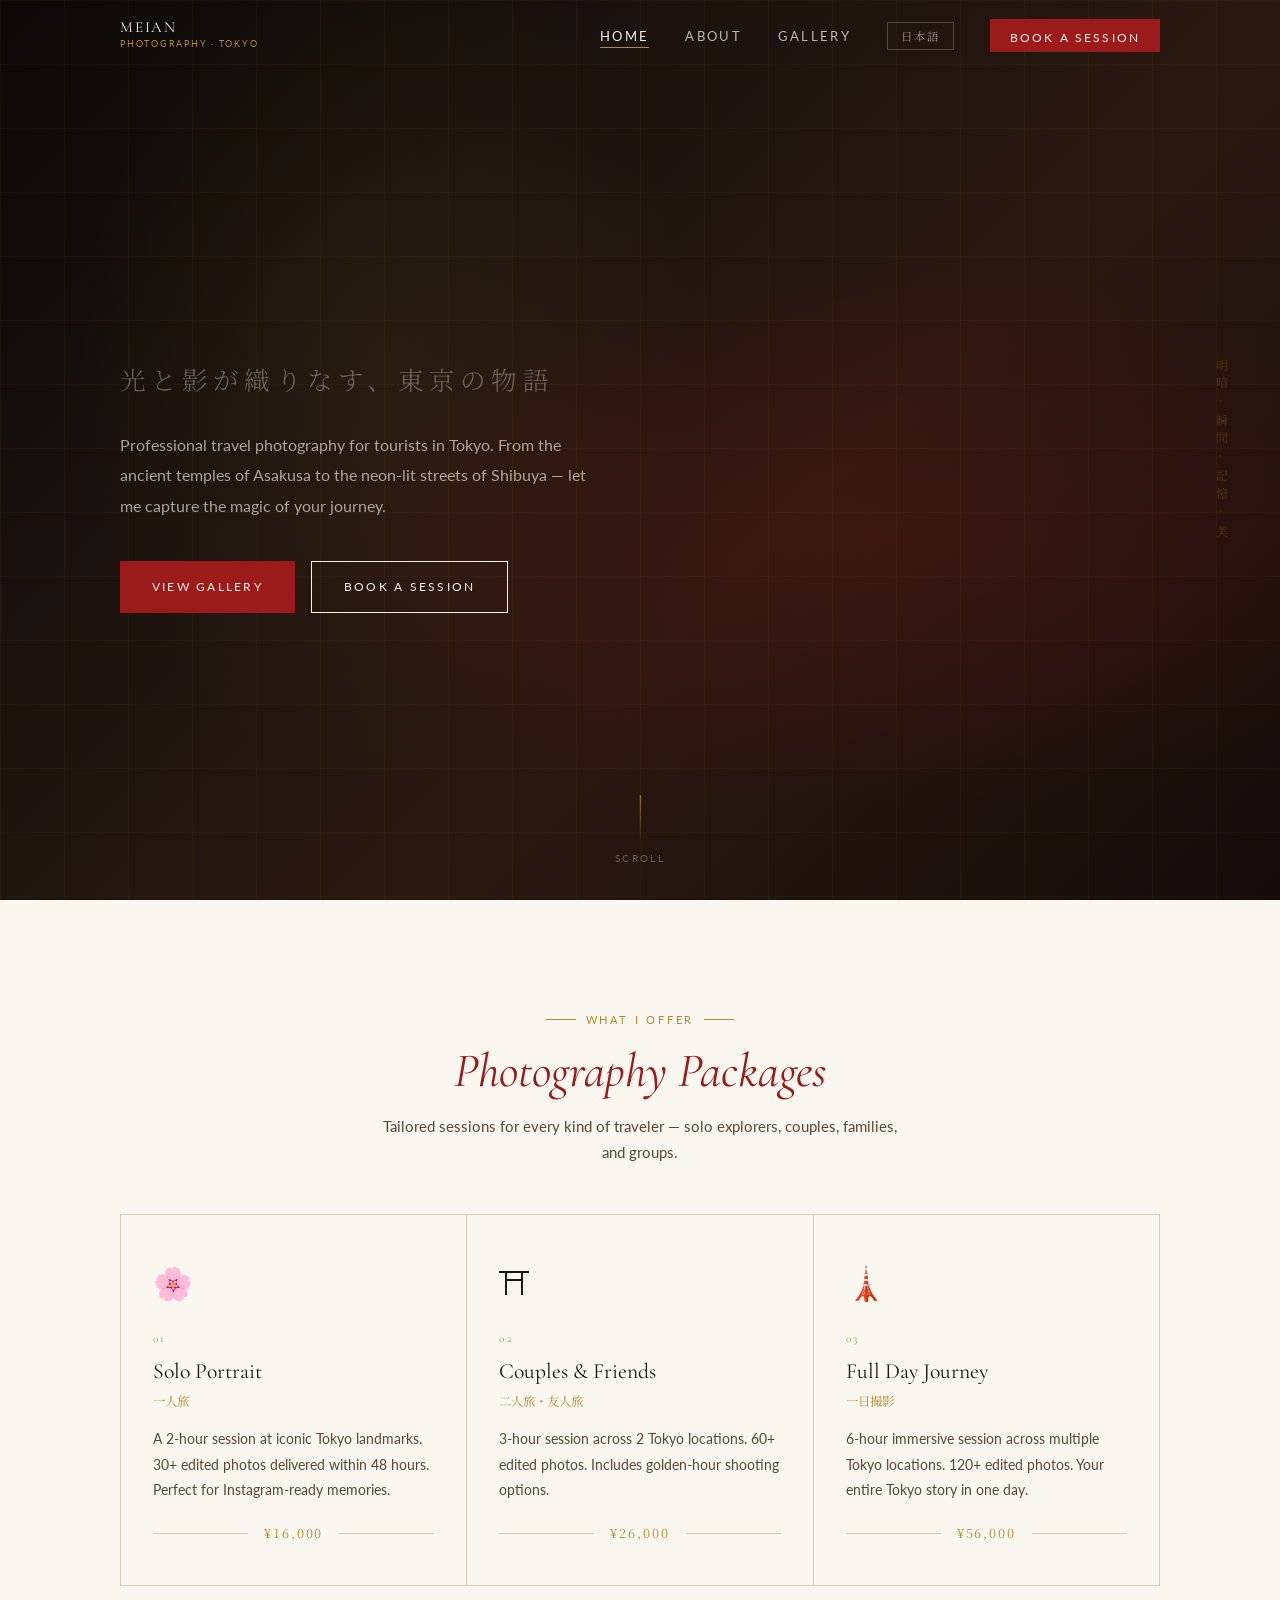
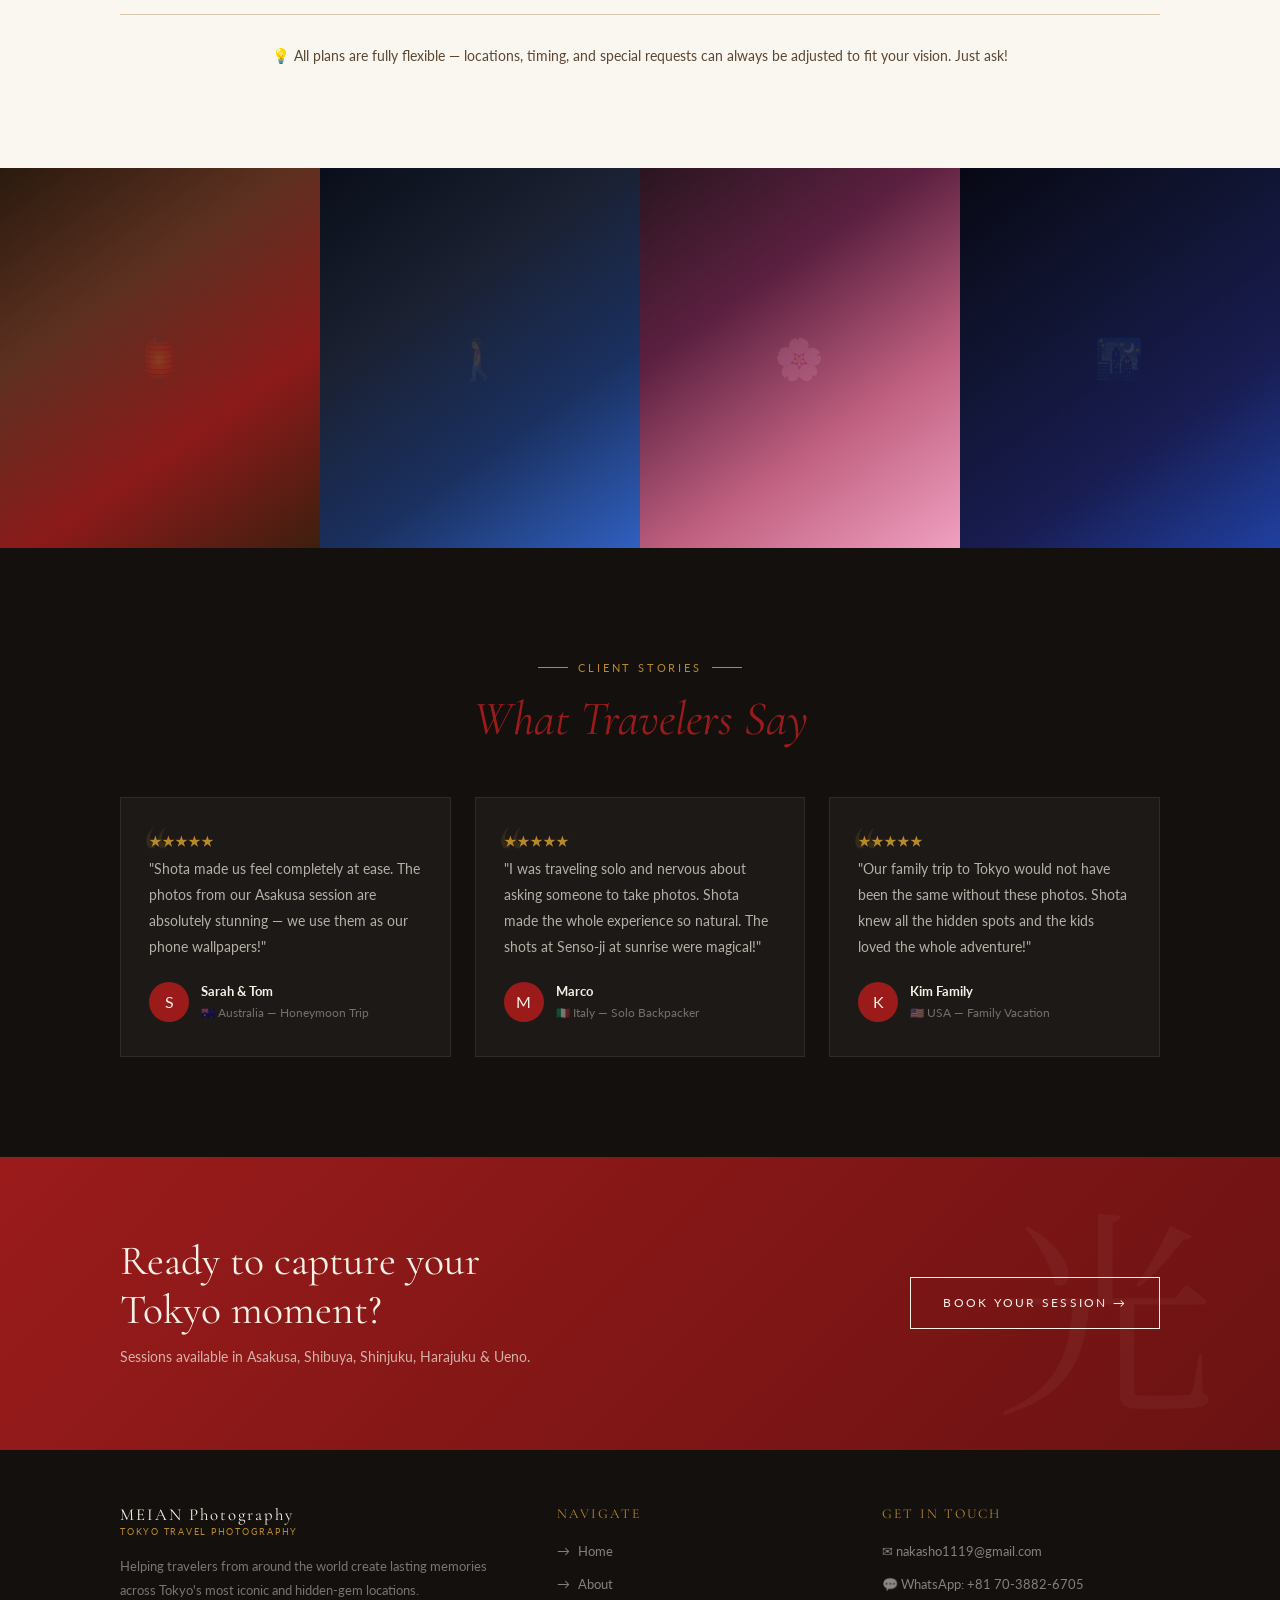
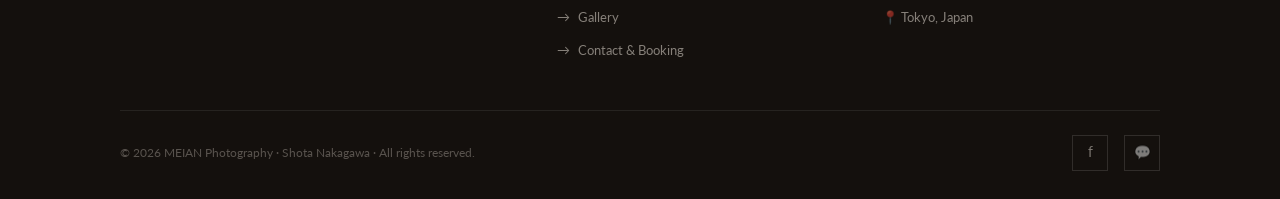
<file: index.html>
<!DOCTYPE html>
<html lang="en">
<head>
  <meta charset="UTF-8">
  <meta name="viewport" content="width=device-width, initial-scale=1.0">
  <title>MEIAN Photography — Tokyo Travel Photography</title>
  <meta name="description" content="Professional travel photography service in Tokyo. Capture your unforgettable moments at Asakusa, Shibuya, Shinjuku and beyond.">
  <link rel="stylesheet" href="style.css">
</head>
<body>

  <!-- ══ NAVBAR ══ -->
  <nav class="navbar">
    <div class="nav-inner">
      <a href="index.html" class="nav-logo">
        
        <div class="logo-text">
          <span class="logo-en">MEIAN</span>
          <span class="logo-tagline">Photography · Tokyo</span>
        </div>
      </a>
      <ul class="nav-links">
        <li><a href="index.html"><span data-lang="en">Home</span><span data-lang="ja" hidden>ホーム</span></a></li>
        <li><a href="about.html"><span data-lang="en">About</span><span data-lang="ja" hidden>プロフィール</span></a></li>
        <li><a href="gallery.html"><span data-lang="en">Gallery</span><span data-lang="ja" hidden>ギャラリー</span></a></li>
        <li>
          <button class="lang-btn" onclick="toggleLang()">
            <span data-lang="en">日本語</span>
            <span data-lang="ja" hidden>English</span>
          </button>
        </li>
        <li><a href="contact.html" class="nav-cta">
          <span data-lang="en">Book a Session</span>
          <span data-lang="ja" hidden>撮影を予約する</span>
        </a></li>
      </ul>
      <button class="nav-burger" aria-label="Open menu">
        <span></span><span></span><span></span>
      </button>
    </div>
  </nav>

  <!-- Mobile nav -->
  <nav class="nav-mobile">
    <a href="index.html"><span data-lang="en">Home</span><span data-lang="ja" hidden>ホーム</span></a>
    <a href="about.html"><span data-lang="en">About</span><span data-lang="ja" hidden>プロフィール</span></a>
    <a href="gallery.html"><span data-lang="en">Gallery</span><span data-lang="ja" hidden>ギャラリー</span></a>
    <a href="contact.html"><span data-lang="en">Book a Session</span><span data-lang="ja" hidden>撮影を予約する</span></a>
    <a href="#" onclick="toggleLang(); return false;" style="color:var(--gold-l);">
      <span data-lang="en">🌐 日本語に切り替える</span>
      <span data-lang="ja" hidden>🌐 Switch to English</span>
    </a>
  </nav>

  <!-- ══ HERO ══ -->
  <section class="hero">
    <div class="hero-bg"></div>
    <div class="hero-pattern"></div>
    <div class="hero-grid"></div>
    <div class="hero-content">
      <p class="hero-jp">光と影が織りなす、東京の物語</p>
      <p class="hero-desc" data-lang="en">
        Professional travel photography for tourists in Tokyo.
        From the ancient temples of Asakusa to the neon-lit streets of Shibuya —
        let me capture the magic of your journey.
      </p>
      <p class="hero-desc" data-lang="ja" hidden>
        東京を訪れる旅行者のための、プロフォトグラファーサービス。
        浅草の歴史ある寺院から渋谷のネオン輝く街並みまで、
        あなただけの東京を永遠に残します。
      </p>
      <div class="hero-btns">
        <a href="gallery.html" class="btn btn-primary">
          <span data-lang="en">View Gallery</span>
          <span data-lang="ja" hidden>ギャラリーを見る</span>
        </a>
        <a href="contact.html" class="btn btn-outline">
          <span data-lang="en">Book a Session</span>
          <span data-lang="ja" hidden>撮影を予約する</span>
        </a>
      </div>
    </div>
    <p class="hero-vert">明暗 · 瞬間 · 記憶 · 美</p>
    <div class="hero-scroll">
      <div class="hero-scroll-line"></div>
      <span data-lang="en">Scroll</span>
      <span data-lang="ja" hidden>スクロール</span>
    </div>
  </section>

  <!-- ══ SERVICES ══ -->
  <section class="section">
    <div class="container">
      <div class="text-center fade-up">
        <div class="section-label">
          <span data-lang="en">What I Offer</span>
          <span data-lang="ja" hidden>サービス内容</span>
        </div>
        <h2 class="section-title">
          <span data-lang="en">Photography <span>Packages</span></span>
          <span data-lang="ja" hidden>撮影<span>プラン</span></span>
        </h2>
        <p class="section-sub" data-lang="en">
          Tailored sessions for every kind of traveler — solo explorers, couples, families, and groups.
        </p>
        <p class="section-sub" data-lang="ja" hidden>
          おひとり様からグループまで、すべての旅行者に合わせた撮影プランをご用意しています。
        </p>
      </div>
      <div class="services-grid" style="margin-top:48px;">

        <div class="service-card fade-up delay-1">
          <span class="service-icon">🌸</span>
          <div class="service-num">01</div>
          <h3><span data-lang="en">Solo Portrait</span><span data-lang="ja" hidden>ひとり旅撮影</span></h3>
          <span class="jp-sub">一人旅</span>
          <p data-lang="en">A 2-hour session at iconic Tokyo landmarks. 30+ edited photos delivered within 48 hours. Perfect for Instagram-ready memories.</p>
          <p data-lang="ja" hidden>東京の名所で2時間の撮影。48時間以内に30枚以上の編集済み写真をお届けします。SNS映えする思い出づくりに。</p>
          <div class="jp-divider" style="margin:20px 0 0;"><span>¥16,000</span></div>
        </div>

        <div class="service-card fade-up delay-2">
          <span class="service-icon">⛩</span>
          <div class="service-num">02</div>
          <h3><span data-lang="en">Couples &amp; Friends</span><span data-lang="ja" hidden>ふたり・友人撮影</span></h3>
          <span class="jp-sub">二人旅・友人旅</span>
          <p data-lang="en">3-hour session across 2 Tokyo locations. 60+ edited photos. Includes golden-hour shooting options.</p>
          <p data-lang="ja" hidden>東京の2か所で3時間の撮影。60枚以上の編集済み写真をお届け。ゴールデンアワー撮影も対応します。</p>
          <div class="jp-divider" style="margin:20px 0 0;"><span>¥26,000</span></div>
        </div>

        <div class="service-card fade-up delay-3">
          <span class="service-icon">🗼</span>
          <div class="service-num">03</div>
          <h3><span data-lang="en">Full Day Journey</span><span data-lang="ja" hidden>一日撮影プラン</span></h3>
          <span class="jp-sub">一日撮影</span>
          <p data-lang="en">6-hour immersive session across multiple Tokyo locations. 120+ edited photos. Your entire Tokyo story in one day.</p>
          <p data-lang="ja" hidden>東京の複数スポットで6時間の撮影。120枚以上の写真をお届け。あなたの東京の物語を一日で。</p>
          <div class="jp-divider" style="margin:20px 0 0;"><span>¥56,000</span></div>
        </div>

      </div>

      <p class="text-center fade-up" style="margin-top:28px;font-size:.9rem;color:var(--text-mid);border-top:1px solid var(--border);padding-top:28px;">
        <span data-lang="en">💡 All plans are fully flexible — locations, timing, and special requests can always be adjusted to fit your vision. Just ask!</span>
        <span data-lang="ja" hidden>💡 すべてのプランはご希望に合わせて柔軟に対応可能です。場所・時間・その他のリクエストはお気軽にご相談ください！</span>
      </p>
    </div>
  </section>

  <!-- ══ PHOTO STRIP ══ -->
  <div class="photo-strip">
    <div class="strip-item">
      <div class="strip-photo ph-asakusa photo-wrap" style="height:100%;">
        <div class="photo-inner"><span class="photo-icon">🏮</span></div>
      </div>
      <div class="strip-caption">
        <span data-lang="en">Asakusa</span><span data-lang="ja" hidden>浅草</span>
        <p><span data-lang="en">Senso-ji Temple</span><span data-lang="ja" hidden>浅草寺</span></p>
      </div>
    </div>
    <div class="strip-item">
      <div class="strip-photo ph-tokyo photo-wrap" style="height:100%;">
        <div class="photo-inner"><span class="photo-icon">🚶</span></div>
      </div>
      <div class="strip-caption">
        <span data-lang="en">Shibuya</span><span data-lang="ja" hidden>渋谷</span>
        <p><span data-lang="en">Scramble Crossing</span><span data-lang="ja" hidden>スクランブル交差点</span></p>
      </div>
    </div>
    <div class="strip-item">
      <div class="strip-photo ph-sakura photo-wrap" style="height:100%;">
        <div class="photo-inner"><span class="photo-icon">🌸</span></div>
      </div>
      <div class="strip-caption">
        <span data-lang="en">Ueno</span><span data-lang="ja" hidden>上野</span>
        <p><span data-lang="en">Cherry Blossom Season</span><span data-lang="ja" hidden>桜の季節</span></p>
      </div>
    </div>
    <div class="strip-item">
      <div class="strip-photo ph-night photo-wrap" style="height:100%;">
        <div class="photo-inner"><span class="photo-icon">🌃</span></div>
      </div>
      <div class="strip-caption">
        <span data-lang="en">Shinjuku</span><span data-lang="ja" hidden>新宿</span>
        <p><span data-lang="en">Tokyo After Dark</span><span data-lang="ja" hidden>夜の東京</span></p>
      </div>
    </div>
  </div>

  <!-- ══ TESTIMONIALS ══ -->
  <section class="section section-dark">
    <div class="container">
      <div class="text-center fade-up">
        <div class="section-label">
          <span data-lang="en">Client Stories</span>
          <span data-lang="ja" hidden>お客様の声</span>
        </div>
        <h2 class="section-title" style="color:var(--text-light);">
          <span data-lang="en">What Travelers <span>Say</span></span>
          <span data-lang="ja" hidden>旅人からの<span>メッセージ</span></span>
        </h2>
      </div>
      <div class="testimonials-grid" style="margin-top:48px;">

        <div class="testimonial-card fade-up delay-1">
          <div class="stars">★★★★★</div>
          <p class="testimonial-text">
            "Shota made us feel completely at ease. The photos from our Asakusa session
            are absolutely stunning — we use them as our phone wallpapers!"
          </p>
          <div class="testimonial-author">
            <div class="author-avatar">S</div>
            <div>
              <div class="author-name">Sarah &amp; Tom</div>
              <div class="author-from">🇦🇺 Australia — Honeymoon Trip</div>
            </div>
          </div>
        </div>

        <div class="testimonial-card fade-up delay-2">
          <div class="stars">★★★★★</div>
          <p class="testimonial-text">
            "I was traveling solo and nervous about asking someone to take photos.
            Shota made the whole experience so natural. The shots at Senso-ji at sunrise
            were magical!"
          </p>
          <div class="testimonial-author">
            <div class="author-avatar">M</div>
            <div>
              <div class="author-name">Marco</div>
              <div class="author-from">🇮🇹 Italy — Solo Backpacker</div>
            </div>
          </div>
        </div>

        <div class="testimonial-card fade-up delay-3">
          <div class="stars">★★★★★</div>
          <p class="testimonial-text">
            "Our family trip to Tokyo would not have been the same without these photos.
            Shota knew all the hidden spots and the kids loved the whole adventure!"
          </p>
          <div class="testimonial-author">
            <div class="author-avatar">K</div>
            <div>
              <div class="author-name">Kim Family</div>
              <div class="author-from">🇺🇸 USA — Family Vacation</div>
            </div>
          </div>
        </div>

      </div>
    </div>
  </section>

  <!-- ══ CTA BANNER ══ -->
  <section class="cta-banner">
    <div class="container">
      <div class="cta-inner">
        <div class="cta-text fade-up">
          <h2>
            <span data-lang="en">Ready to capture your<br>Tokyo moment?</span>
            <span data-lang="ja" hidden>あなたの東京の思い出を<br>残しませんか？</span>
          </h2>
          <p>
            <span data-lang="en">Sessions available in Asakusa, Shibuya, Shinjuku, Harajuku &amp; Ueno.</span>
            <span data-lang="ja" hidden>浅草・渋谷・新宿・原宿・上野での撮影に対応しています。</span>
          </p>
        </div>
        <div class="fade-up delay-2">
          <a href="contact.html" class="btn btn-outline">
            <span data-lang="en">Book Your Session →</span>
            <span data-lang="ja" hidden>撮影を予約する →</span>
          </a>
        </div>
      </div>
    </div>
  </section>

  <!-- ══ FOOTER ══ -->
  <footer class="footer">
    <div class="container">
      <div class="footer-grid">
        <div class="footer-brand">
          <div class="nav-logo" style="margin-bottom:16px;">
            
            <div class="logo-text">
              <span class="logo-en">MEIAN Photography</span>
              <span class="logo-tagline">Tokyo Travel Photography</span>
            </div>
          </div>
          <p data-lang="en">Helping travelers from around the world create lasting memories across Tokyo's most iconic and hidden-gem locations.</p>
          <p data-lang="ja" hidden>世界中の旅行者が東京の名所や穴場で、一生残る思い出を作れるよう、サポートしています。</p>
        </div>
        <div class="footer-col">
          <h4><span data-lang="en">Navigate</span><span data-lang="ja" hidden>ページ</span></h4>
          <ul>
            <li><a href="index.html">→ <span data-lang="en">Home</span><span data-lang="ja" hidden>ホーム</span></a></li>
            <li><a href="about.html">→ <span data-lang="en">About</span><span data-lang="ja" hidden>プロフィール</span></a></li>
            <li><a href="gallery.html">→ <span data-lang="en">Gallery</span><span data-lang="ja" hidden>ギャラリー</span></a></li>
            <li><a href="contact.html">→ <span data-lang="en">Contact &amp; Booking</span><span data-lang="ja" hidden>予約・お問い合わせ</span></a></li>
          </ul>
        </div>
        <div class="footer-col">
          <h4><span data-lang="en">Get In Touch</span><span data-lang="ja" hidden>お問い合わせ</span></h4>
          <ul>
            <li><a href="mailto:nakasho1119@gmail.com">✉ nakasho1119@gmail.com</a></li>
            <li><a href="https://wa.me/817038826705">💬 WhatsApp: +81 70-3882-6705</a></li>
            <li><a href="#">📍 Tokyo, Japan</a></li>
          </ul>
        </div>
      </div>
      <div class="footer-bar">
        <span>© 2026 MEIAN Photography · Shota Nakagawa · All rights reserved.</span>
        <div class="social-links">
          <a href="#" aria-label="Facebook">f</a>
          <a href="https://wa.me/817038826705" aria-label="WhatsApp">💬</a>
        </div>
      </div>
    </div>
  </footer>

  <script src="main.js"></script>
</body>
</html>
</file>
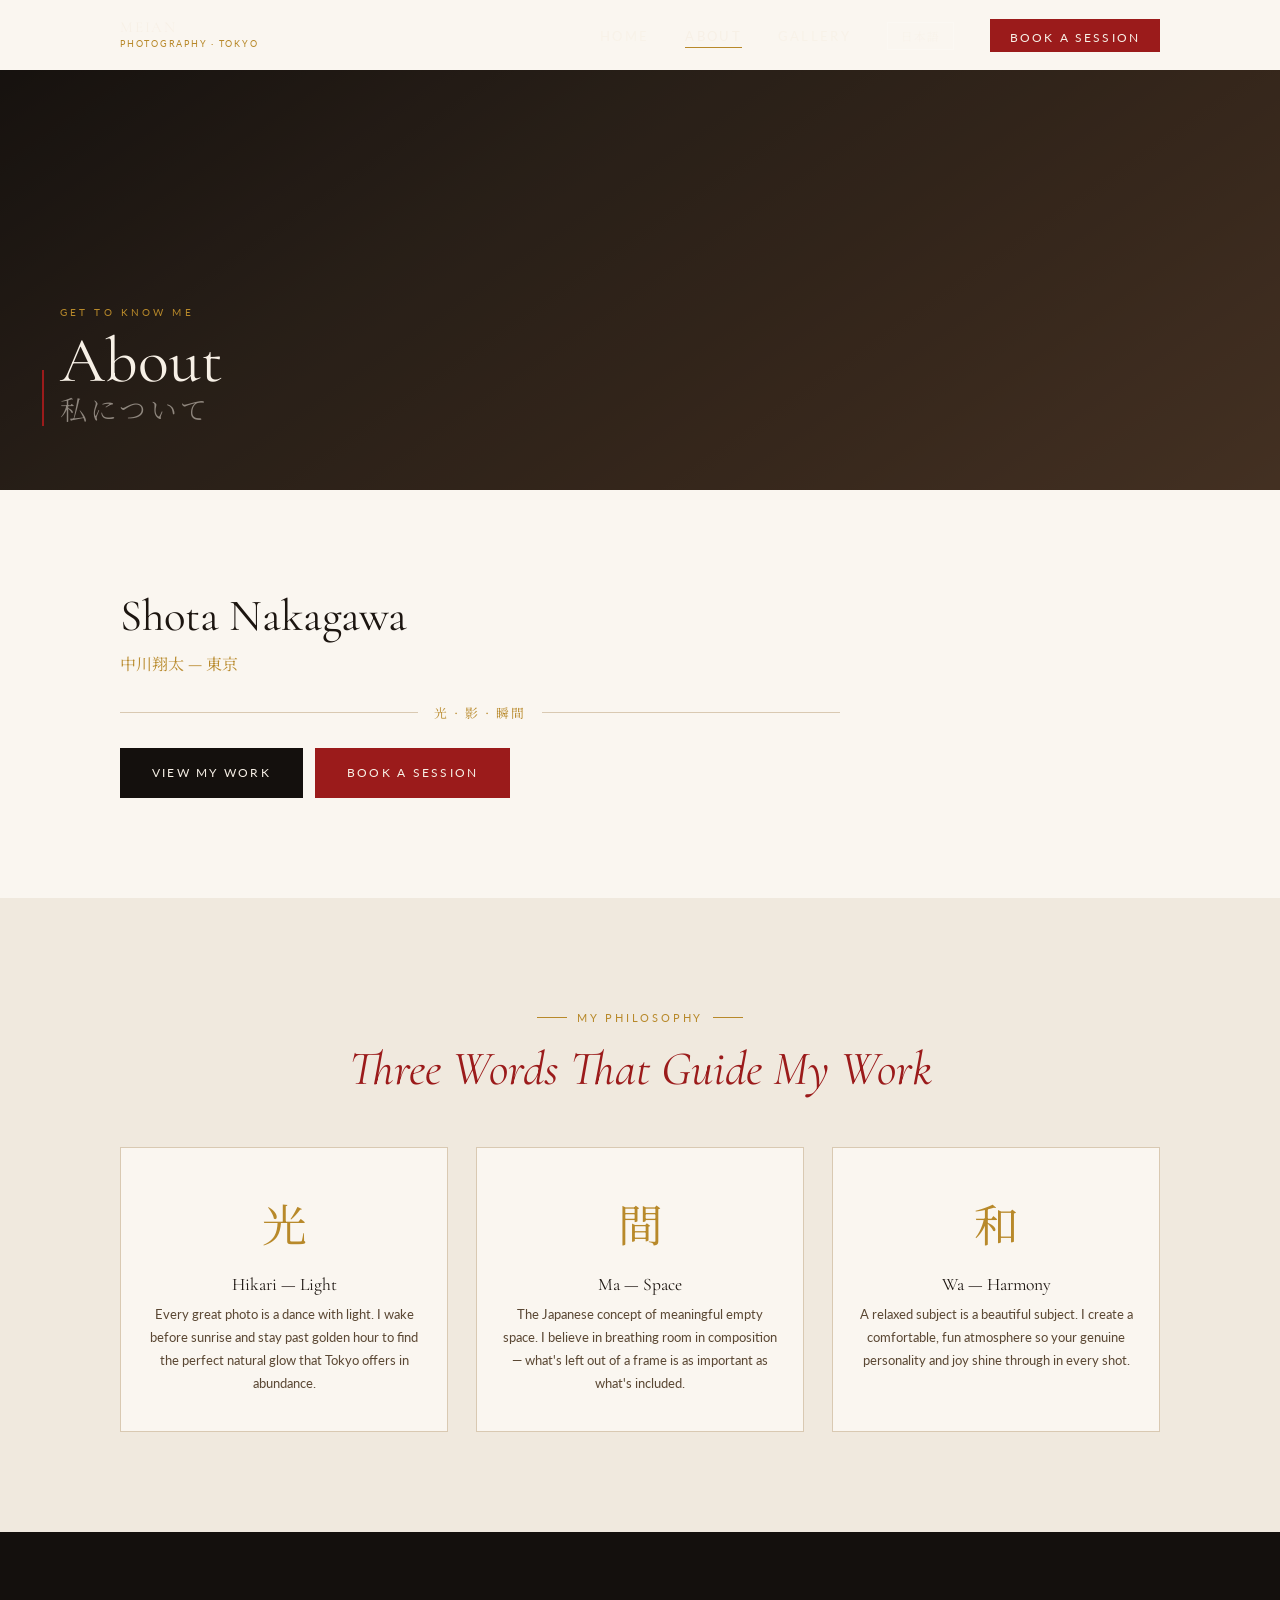
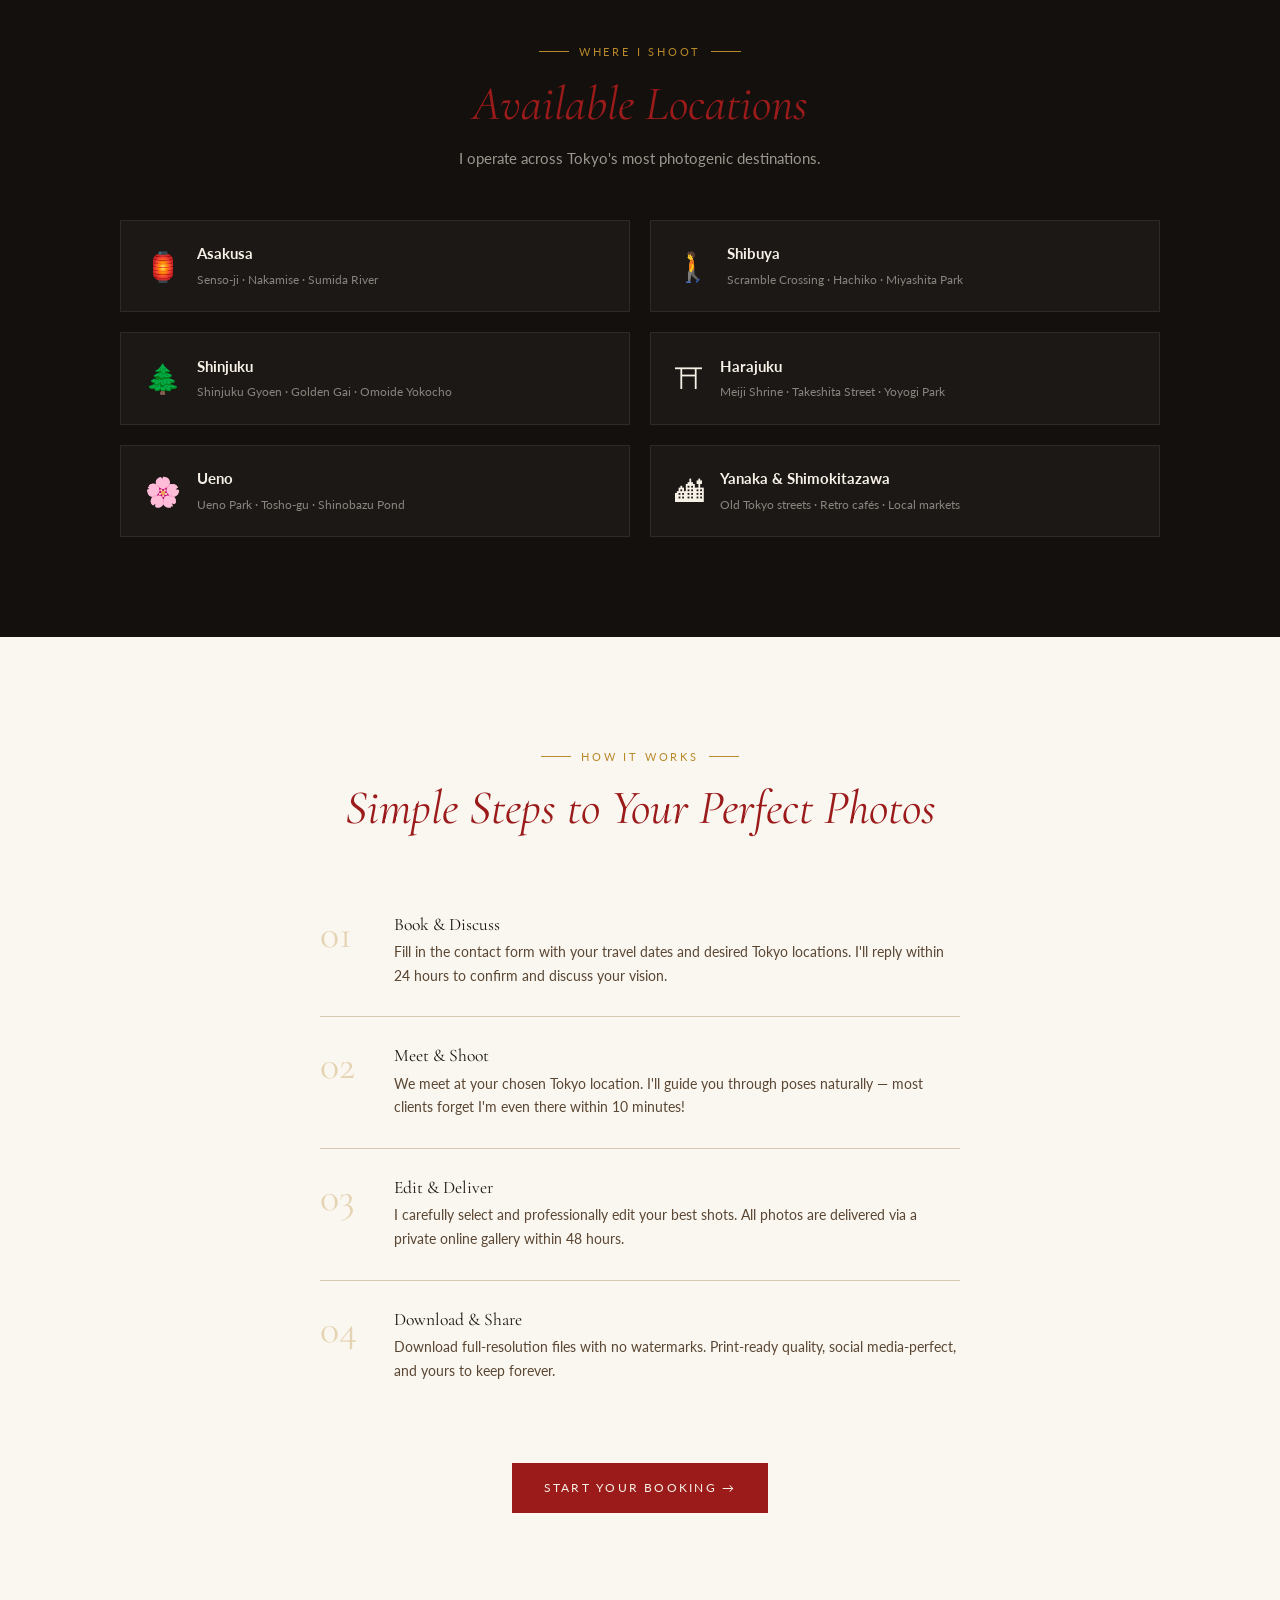
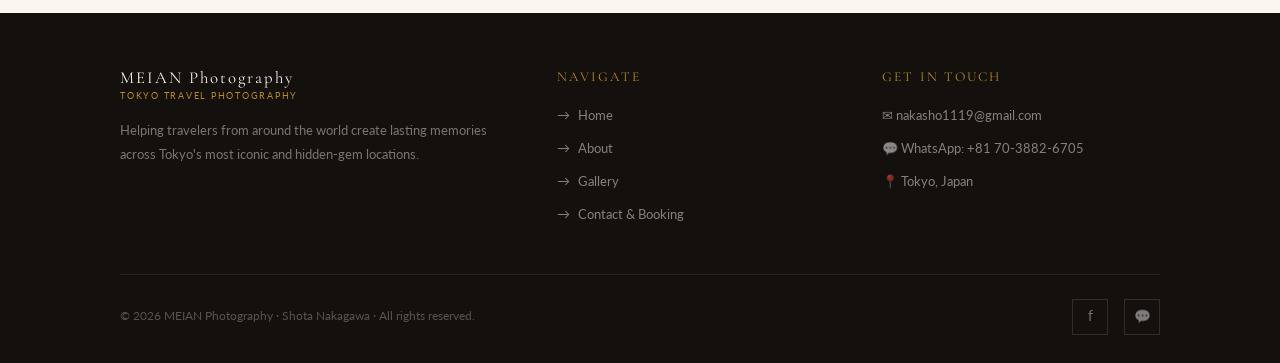
<file: about.html>
<!DOCTYPE html>
<html lang="en">
<head>
  <meta charset="UTF-8">
  <meta name="viewport" content="width=device-width, initial-scale=1.0">
  <title>About — MEIAN Photography</title>
  <meta name="description" content="MEIAN Photography — Tokyo travel photography by Shota Nakagawa. Professional photo sessions in Asakusa, Shibuya, Shinjuku and more.">
  <link rel="stylesheet" href="style.css">
</head>
<body>

  <!-- ══ NAVBAR ══ -->
  <nav class="navbar scrolled">
    <div class="nav-inner">
      <a href="index.html" class="nav-logo">
        
        <div class="logo-text">
          <span class="logo-en">MEIAN</span>
          <span class="logo-tagline">Photography · Tokyo</span>
        </div>
      </a>
      <ul class="nav-links">
        <li><a href="index.html"><span data-lang="en">Home</span><span data-lang="ja" hidden>ホーム</span></a></li>
        <li><a href="about.html"><span data-lang="en">About</span><span data-lang="ja" hidden>プロフィール</span></a></li>
        <li><a href="gallery.html"><span data-lang="en">Gallery</span><span data-lang="ja" hidden>ギャラリー</span></a></li>
        <li>
          <button class="lang-btn" onclick="toggleLang()">
            <span data-lang="en">日本語</span>
            <span data-lang="ja" hidden>English</span>
          </button>
        </li>
        <li><a href="contact.html" class="nav-cta">
          <span data-lang="en">Book a Session</span>
          <span data-lang="ja" hidden>撮影を予約する</span>
        </a></li>
      </ul>
      <button class="nav-burger" aria-label="Open menu">
        <span></span><span></span><span></span>
      </button>
    </div>
  </nav>

  <nav class="nav-mobile">
    <a href="index.html"><span data-lang="en">Home</span><span data-lang="ja" hidden>ホーム</span></a>
    <a href="about.html"><span data-lang="en">About</span><span data-lang="ja" hidden>プロフィール</span></a>
    <a href="gallery.html"><span data-lang="en">Gallery</span><span data-lang="ja" hidden>ギャラリー</span></a>
    <a href="contact.html"><span data-lang="en">Book a Session</span><span data-lang="ja" hidden>撮影を予約する</span></a>
    <a href="#" onclick="toggleLang(); return false;" style="color:var(--gold-l);">
      <span data-lang="en">🌐 日本語に切り替える</span>
      <span data-lang="ja" hidden>🌐 Switch to English</span>
    </a>
  </nav>

  <!-- ══ PAGE HERO ══ -->
  <section class="page-hero" style="margin-top:var(--nav-h);">
    <div class="page-hero-bg ph-portrait" style="opacity:.5;"></div>
    <div class="page-hero-content">
      <p class="page-hero-label">
        <span data-lang="en">Get to know me</span>
        <span data-lang="ja" hidden>フォトグラファー紹介</span>
      </p>
      <h1 class="page-hero-title">
        <span data-lang="en">About<small>私について</small></span>
        <span data-lang="ja" hidden>プロフィール<small>About the Photographer</small></span>
      </h1>
    </div>
  </section>

  <!-- ══ ABOUT INTRO ══ -->
  <section class="section">
    <div class="container">
      <div style="max-width:720px;">

        <div class="about-text fade-up">
          <h2>Shota Nakagawa</h2>
          <span class="name-jp">中川翔太 — 東京</span>

          <div class="jp-divider" style="margin:24px 0;"><span>光 · 影 · 瞬間</span></div>

          <div style="display:flex;gap:12px;flex-wrap:wrap;">
            <a href="gallery.html" class="btn btn-dark">
              <span data-lang="en">View My Work</span>
              <span data-lang="ja" hidden>作品を見る</span>
            </a>
            <a href="contact.html" class="btn btn-primary">
              <span data-lang="en">Book a Session</span>
              <span data-lang="ja" hidden>撮影を予約する</span>
            </a>
          </div>
        </div>

      </div>
    </div>
  </section>

  <!-- ══ VALUES ══ -->
  <section class="section section-mid">
    <div class="container">
      <div class="text-center fade-up">
        <div class="section-label">
          <span data-lang="en">My Philosophy</span>
          <span data-lang="ja" hidden>撮影への想い</span>
        </div>
        <h2 class="section-title">
          <span data-lang="en">Three Words That <span>Guide</span> My Work</span>
          <span data-lang="ja" hidden>撮影を<span>導く</span>三つの言葉</span>
        </h2>
      </div>
      <div class="values-grid" style="margin-top:48px;">

        <div class="value-card fade-up delay-1">
          <span class="value-kanji">光</span>
          <h3><span data-lang="en">Hikari — Light</span><span data-lang="ja" hidden>光 — ひかり</span></h3>
          <p data-lang="en">Every great photo is a dance with light. I wake before sunrise and stay past golden hour to find the perfect natural glow that Tokyo offers in abundance.</p>
          <p data-lang="ja" hidden>素晴らしい写真はすべて、光との対話です。日の出前に起き、ゴールデンアワーを超えて、東京が豊かに与えてくれる完璧な自然光を探し続けます。</p>
        </div>

        <div class="value-card fade-up delay-2">
          <span class="value-kanji">間</span>
          <h3><span data-lang="en">Ma — Space</span><span data-lang="ja" hidden>間 — ま</span></h3>
          <p data-lang="en">The Japanese concept of meaningful empty space. I believe in breathing room in composition — what's left out of a frame is as important as what's included.</p>
          <p data-lang="ja" hidden>余白の持つ意味——日本独自の「間」の概念。構図に余白を持たせることを大切にしています。フレームから除かれるものは、フレームに入るものと同じくらい重要です。</p>
        </div>

        <div class="value-card fade-up delay-3">
          <span class="value-kanji">和</span>
          <h3><span data-lang="en">Wa — Harmony</span><span data-lang="ja" hidden>和 — わ</span></h3>
          <p data-lang="en">A relaxed subject is a beautiful subject. I create a comfortable, fun atmosphere so your genuine personality and joy shine through in every shot.</p>
          <p data-lang="ja" hidden>リラックスした被写体は、美しい被写体です。快適で楽しい雰囲気を作り、あなたの本来の個性と喜びがすべてのショットに輝くようにします。</p>
        </div>

      </div>
    </div>
  </section>

  <!-- ══ LOCATIONS ══ -->
  <section class="section section-dark">
    <div class="container">
      <div class="text-center fade-up">
        <div class="section-label">
          <span data-lang="en">Where I Shoot</span>
          <span data-lang="ja" hidden>撮影対応エリア</span>
        </div>
        <h2 class="section-title" style="color:var(--text-light);">
          <span data-lang="en">Available <span>Locations</span></span>
          <span data-lang="ja" hidden>東京の<span>撮影スポット</span></span>
        </h2>
        <p class="section-sub">
          <span data-lang="en">I operate across Tokyo's most photogenic destinations.</span>
          <span data-lang="ja" hidden>東京の絵になるスポットで撮影を承っています。</span>
        </p>
      </div>
      <div class="locations-grid" style="margin-top:48px;">

        <div class="location-card fade-up delay-1">
          <span class="location-icon">🏮</span>
          <div>
            <div class="location-name"><span data-lang="en">Asakusa</span><span data-lang="ja" hidden>浅草</span></div>
            <div class="location-desc"><span data-lang="en">Senso-ji · Nakamise · Sumida River</span><span data-lang="ja" hidden>浅草寺・仲見世・隅田川</span></div>
          </div>
        </div>

        <div class="location-card fade-up delay-2">
          <span class="location-icon">🚶</span>
          <div>
            <div class="location-name"><span data-lang="en">Shibuya</span><span data-lang="ja" hidden>渋谷</span></div>
            <div class="location-desc"><span data-lang="en">Scramble Crossing · Hachiko · Miyashita Park</span><span data-lang="ja" hidden>スクランブル交差点・ハチ公・宮下パーク</span></div>
          </div>
        </div>

        <div class="location-card fade-up delay-3">
          <span class="location-icon">🌲</span>
          <div>
            <div class="location-name"><span data-lang="en">Shinjuku</span><span data-lang="ja" hidden>新宿</span></div>
            <div class="location-desc"><span data-lang="en">Shinjuku Gyoen · Golden Gai · Omoide Yokocho</span><span data-lang="ja" hidden>新宿御苑・ゴールデン街・思い出横丁</span></div>
          </div>
        </div>

        <div class="location-card fade-up delay-4">
          <span class="location-icon">⛩</span>
          <div>
            <div class="location-name"><span data-lang="en">Harajuku</span><span data-lang="ja" hidden>原宿</span></div>
            <div class="location-desc"><span data-lang="en">Meiji Shrine · Takeshita Street · Yoyogi Park</span><span data-lang="ja" hidden>明治神宮・竹下通り・代々木公園</span></div>
          </div>
        </div>

        <div class="location-card fade-up delay-1">
          <span class="location-icon">🌸</span>
          <div>
            <div class="location-name"><span data-lang="en">Ueno</span><span data-lang="ja" hidden>上野</span></div>
            <div class="location-desc"><span data-lang="en">Ueno Park · Tosho-gu · Shinobazu Pond</span><span data-lang="ja" hidden>上野公園・東照宮・不忍池</span></div>
          </div>
        </div>

        <div class="location-card fade-up delay-2">
          <span class="location-icon">🏙</span>
          <div>
            <div class="location-name"><span data-lang="en">Yanaka &amp; Shimokitazawa</span><span data-lang="ja" hidden>谷中・下北沢</span></div>
            <div class="location-desc"><span data-lang="en">Old Tokyo streets · Retro cafés · Local markets</span><span data-lang="ja" hidden>下町の街並み・レトロカフェ・ローカルマーケット</span></div>
          </div>
        </div>

      </div>
    </div>
  </section>

  <!-- ══ PROCESS ══ -->
  <section class="section">
    <div class="container" style="max-width:760px;">
      <div class="text-center fade-up">
        <div class="section-label">
          <span data-lang="en">How It Works</span>
          <span data-lang="ja" hidden>ご利用の流れ</span>
        </div>
        <h2 class="section-title">
          <span data-lang="en">Simple Steps to Your <span>Perfect Photos</span></span>
          <span data-lang="ja" hidden>撮影までの<span>かんたん4ステップ</span></span>
        </h2>
      </div>

      <div class="process-list" style="margin-top:48px;">

        <div class="process-step fade-up delay-1">
          <div class="step-num">01</div>
          <div class="step-body">
            <h4><span data-lang="en">Book &amp; Discuss</span><span data-lang="ja" hidden>予約・ご相談</span></h4>
            <p data-lang="en">Fill in the contact form with your travel dates and desired Tokyo locations. I'll reply within 24 hours to confirm and discuss your vision.</p>
            <p data-lang="ja" hidden>お問い合わせフォームに旅行日程と希望の撮影スポットをご記入ください。24時間以内に確認のご連絡とビジョンについてのご相談をお送りします。</p>
          </div>
        </div>

        <div class="process-step fade-up delay-2">
          <div class="step-num">02</div>
          <div class="step-body">
            <h4><span data-lang="en">Meet &amp; Shoot</span><span data-lang="ja" hidden>待ち合わせ・撮影</span></h4>
            <p data-lang="en">We meet at your chosen Tokyo location. I'll guide you through poses naturally — most clients forget I'm even there within 10 minutes!</p>
            <p data-lang="ja" hidden>選んだ東京のスポットで待ち合わせ。自然なポーズを一緒に楽しみながら撮影します——10分もすれば、ほとんどのお客様はカメラを忘れてしまうほどです！</p>
          </div>
        </div>

        <div class="process-step fade-up delay-3">
          <div class="step-num">03</div>
          <div class="step-body">
            <h4><span data-lang="en">Edit &amp; Deliver</span><span data-lang="ja" hidden>編集・お届け</span></h4>
            <p data-lang="en">I carefully select and professionally edit your best shots. All photos are delivered via a private online gallery within 48 hours.</p>
            <p data-lang="ja" hidden>ベストショットを厳選し、プロの編集を施します。すべての写真は撮影後48時間以内に、プライベートオンラインギャラリーでお届けします。</p>
          </div>
        </div>

        <div class="process-step fade-up delay-4">
          <div class="step-num">04</div>
          <div class="step-body">
            <h4><span data-lang="en">Download &amp; Share</span><span data-lang="ja" hidden>ダウンロード・シェア</span></h4>
            <p data-lang="en">Download full-resolution files with no watermarks. Print-ready quality, social media-perfect, and yours to keep forever.</p>
            <p data-lang="ja" hidden>ウォーターマークなしのフル解像度ファイルをダウンロード。印刷品質・SNS映え、永遠にあなたのものとして残ります。</p>
          </div>
        </div>

      </div>

      <div class="text-center" style="margin-top:52px;">
        <a href="contact.html" class="btn btn-primary fade-up">
          <span data-lang="en">Start Your Booking →</span>
          <span data-lang="ja" hidden>予約を始める →</span>
        </a>
      </div>
    </div>
  </section>

  <!-- ══ FOOTER ══ -->
  <footer class="footer">
    <div class="container">
      <div class="footer-grid">
        <div class="footer-brand">
          <div class="nav-logo" style="margin-bottom:16px;">
            
            <div class="logo-text">
              <span class="logo-en">MEIAN Photography</span>
              <span class="logo-tagline">Tokyo Travel Photography</span>
            </div>
          </div>
          <p data-lang="en">Helping travelers from around the world create lasting memories across Tokyo's most iconic and hidden-gem locations.</p>
          <p data-lang="ja" hidden>世界中の旅行者が東京の名所や穴場で、一生残る思い出を作れるよう、サポートしています。</p>
        </div>
        <div class="footer-col">
          <h4><span data-lang="en">Navigate</span><span data-lang="ja" hidden>ページ</span></h4>
          <ul>
            <li><a href="index.html">→ <span data-lang="en">Home</span><span data-lang="ja" hidden>ホーム</span></a></li>
            <li><a href="about.html">→ <span data-lang="en">About</span><span data-lang="ja" hidden>プロフィール</span></a></li>
            <li><a href="gallery.html">→ <span data-lang="en">Gallery</span><span data-lang="ja" hidden>ギャラリー</span></a></li>
            <li><a href="contact.html">→ <span data-lang="en">Contact &amp; Booking</span><span data-lang="ja" hidden>予約・お問い合わせ</span></a></li>
          </ul>
        </div>
        <div class="footer-col">
          <h4><span data-lang="en">Get In Touch</span><span data-lang="ja" hidden>お問い合わせ</span></h4>
          <ul>
            <li><a href="mailto:nakasho1119@gmail.com">✉ nakasho1119@gmail.com</a></li>
            <li><a href="https://wa.me/817038826705">💬 WhatsApp: +81 70-3882-6705</a></li>
            <li><a href="#">📍 Tokyo, Japan</a></li>
          </ul>
        </div>
      </div>
      <div class="footer-bar">
        <span>© 2026 MEIAN Photography · Shota Nakagawa · All rights reserved.</span>
        <div class="social-links">
          <a href="#" aria-label="Facebook">f</a>
          <a href="https://wa.me/817038826705" aria-label="WhatsApp">💬</a>
        </div>
      </div>
    </div>
  </footer>

  <script src="main.js"></script>
</body>
</html>
</file>
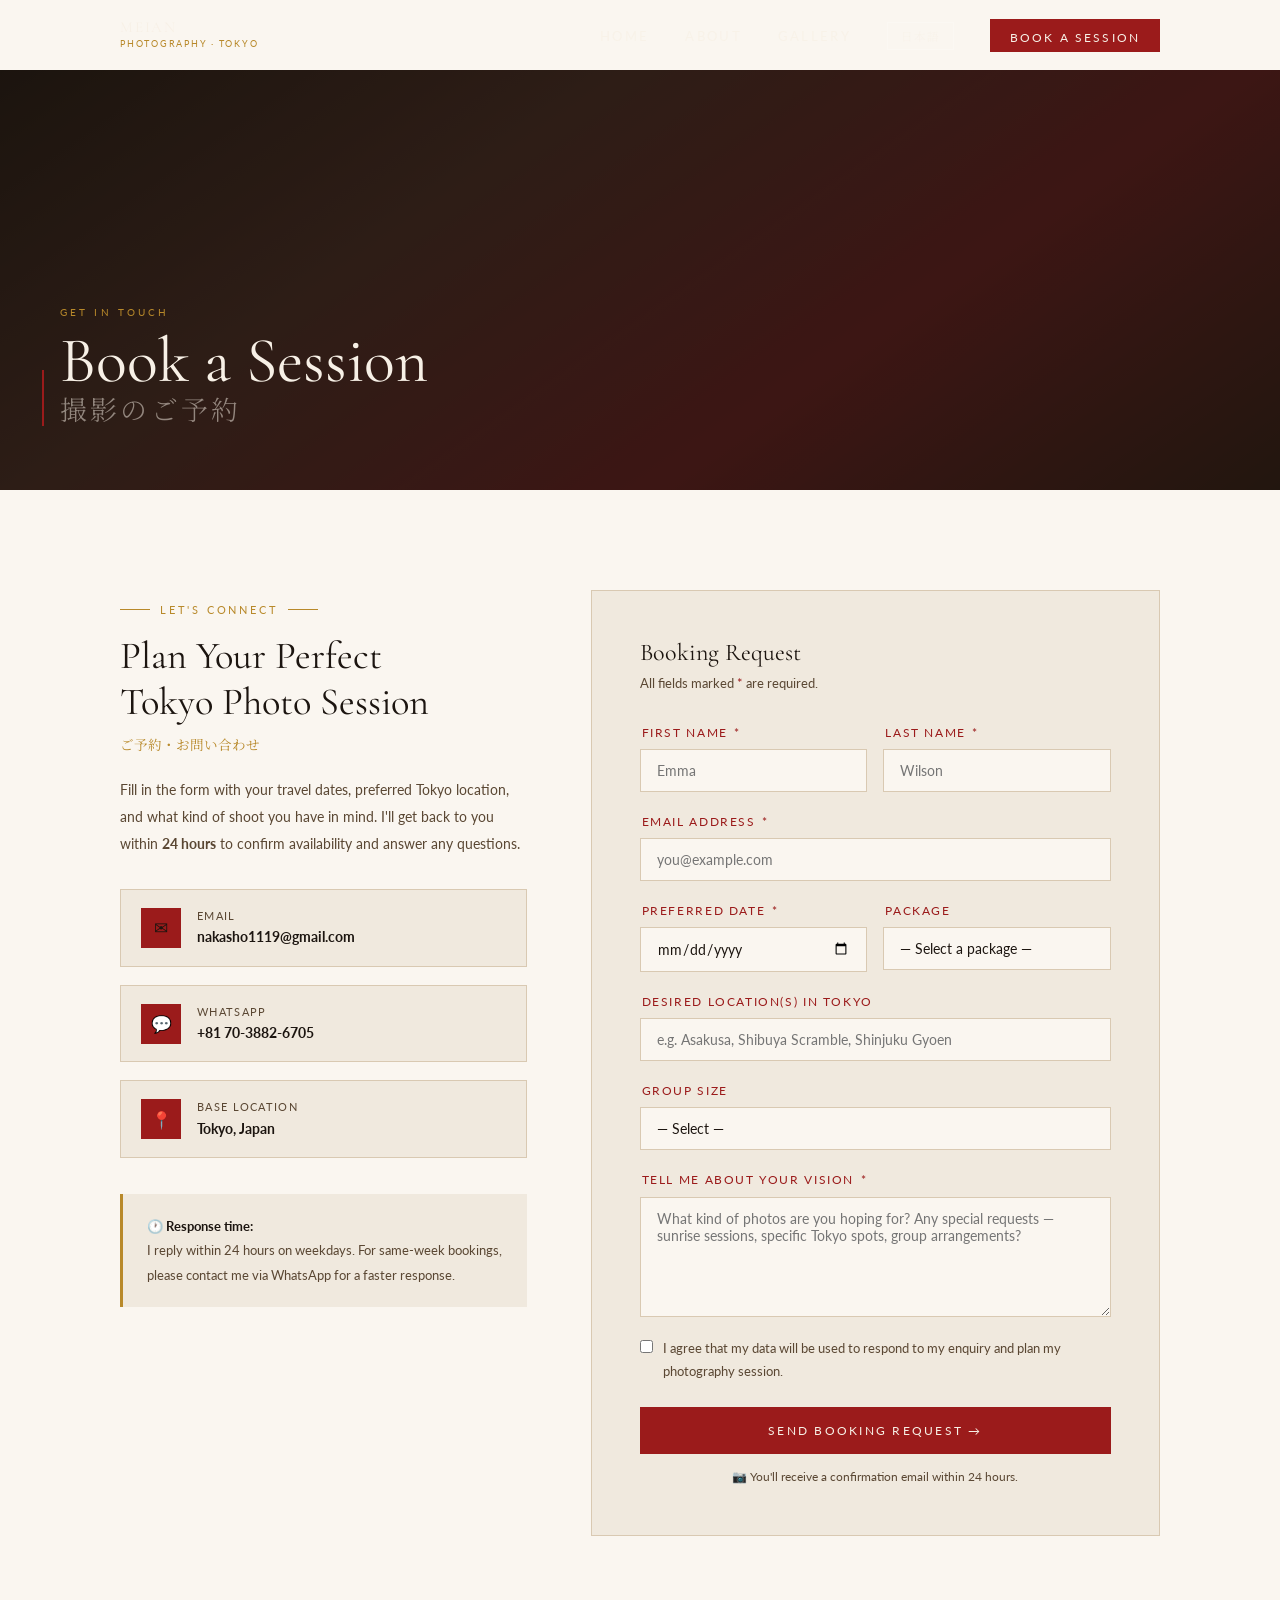
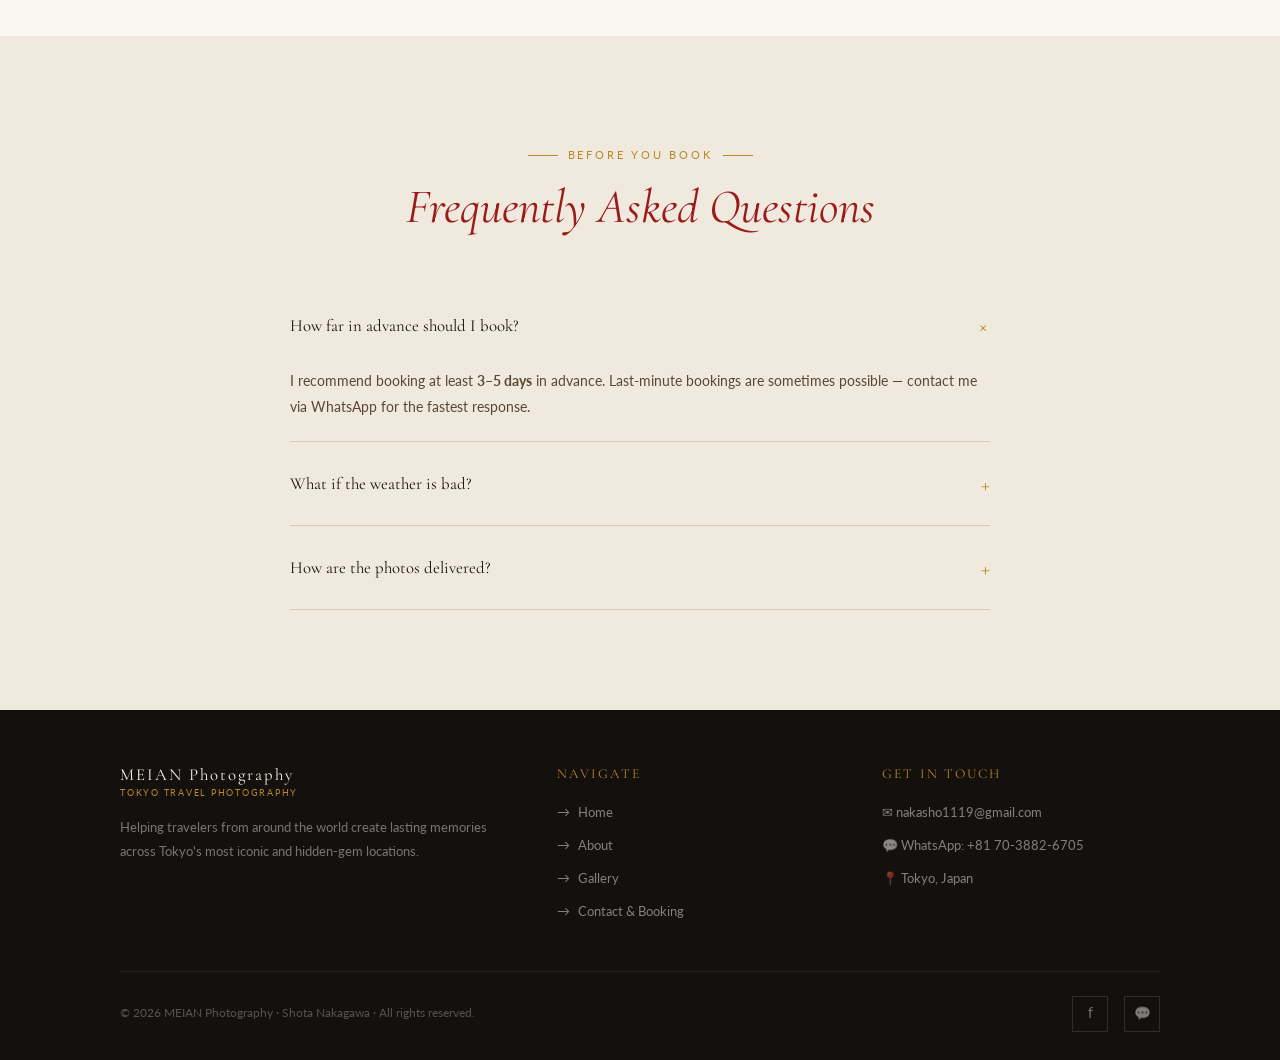
<file: contact.html>
<!DOCTYPE html>
<html lang="en">
<head>
  <meta charset="UTF-8">
  <meta name="viewport" content="width=device-width, initial-scale=1.0">
  <title>Contact &amp; Booking — MEIAN Photography</title>
  <meta name="description" content="Book a professional photography session in Tokyo with Shota Nakagawa. Available in Asakusa, Shibuya, Shinjuku, Harajuku and Ueno.">
  <link rel="stylesheet" href="style.css">
</head>
<body>

  <!-- ══ NAVBAR ══ -->
  <nav class="navbar scrolled">
    <div class="nav-inner">
      <a href="index.html" class="nav-logo">
        
        <div class="logo-text">
          <span class="logo-en">MEIAN</span>
          <span class="logo-tagline">Photography · Tokyo</span>
        </div>
      </a>
      <ul class="nav-links">
        <li><a href="index.html"><span data-lang="en">Home</span><span data-lang="ja" hidden>ホーム</span></a></li>
        <li><a href="about.html"><span data-lang="en">About</span><span data-lang="ja" hidden>プロフィール</span></a></li>
        <li><a href="gallery.html"><span data-lang="en">Gallery</span><span data-lang="ja" hidden>ギャラリー</span></a></li>
        <li>
          <button class="lang-btn" onclick="toggleLang()">
            <span data-lang="en">日本語</span>
            <span data-lang="ja" hidden>English</span>
          </button>
        </li>
        <li><a href="contact.html" class="nav-cta">
          <span data-lang="en">Book a Session</span>
          <span data-lang="ja" hidden>撮影を予約する</span>
        </a></li>
      </ul>
      <button class="nav-burger" aria-label="Open menu">
        <span></span><span></span><span></span>
      </button>
    </div>
  </nav>

  <nav class="nav-mobile">
    <a href="index.html"><span data-lang="en">Home</span><span data-lang="ja" hidden>ホーム</span></a>
    <a href="about.html"><span data-lang="en">About</span><span data-lang="ja" hidden>プロフィール</span></a>
    <a href="gallery.html"><span data-lang="en">Gallery</span><span data-lang="ja" hidden>ギャラリー</span></a>
    <a href="contact.html"><span data-lang="en">Book a Session</span><span data-lang="ja" hidden>撮影を予約する</span></a>
    <a href="#" onclick="toggleLang(); return false;" style="color:var(--gold-l);">
      <span data-lang="en">🌐 日本語に切り替える</span>
      <span data-lang="ja" hidden>🌐 Switch to English</span>
    </a>
  </nav>

  <!-- ══ PAGE HERO ══ -->
  <section class="page-hero" style="margin-top:var(--nav-h);">
    <div class="page-hero-bg ph-asakusa" style="opacity:.4;"></div>
    <div class="page-hero-content">
      <p class="page-hero-label">
        <span data-lang="en">Get in touch</span>
        <span data-lang="ja" hidden>お問い合わせ</span>
      </p>
      <h1 class="page-hero-title">
        <span data-lang="en">Book a Session<small>撮影のご予約</small></span>
        <span data-lang="ja" hidden>撮影のご予約<small>Book a Session</small></span>
      </h1>
    </div>
  </section>

  <!-- ══ CONTACT ══ -->
  <section class="section">
    <div class="container">
      <div class="contact-layout">

        <!-- ── Left: Info ── -->
        <div class="contact-info-block fade-up">
          <div class="section-label">
            <span data-lang="en">Let's Connect</span>
            <span data-lang="ja" hidden>ご連絡はこちら</span>
          </div>
          <h2>
            <span data-lang="en">Plan Your Perfect<br>Tokyo Photo Session</span>
            <span data-lang="ja" hidden>東京での撮影を<br>一緒に計画しましょう</span>
          </h2>
          <span class="jp-sub">ご予約・お問い合わせ</span>

          <p data-lang="en">
            Fill in the form with your travel dates, preferred Tokyo location, and
            what kind of shoot you have in mind. I'll get back to you within
            <strong>24 hours</strong> to confirm availability and answer any questions.
          </p>
          <p data-lang="ja" hidden>
            旅行日程、希望の撮影スポット、撮影のイメージをフォームに入力してください。
            空き状況の確認とご質問への回答を<strong>24時間以内</strong>にお送りします。
          </p>

          <div class="contact-details">
            <div class="contact-detail">
              <div class="detail-icon">✉</div>
              <div>
                <div class="detail-label"><span data-lang="en">Email</span><span data-lang="ja" hidden>メール</span></div>
                <div class="detail-value">nakasho1119@gmail.com</div>
              </div>
            </div>
            <div class="contact-detail">
              <div class="detail-icon">💬</div>
              <div>
                <div class="detail-label">WhatsApp</div>
                <div class="detail-value">+81 70-3882-6705</div>
              </div>
            </div>
            <div class="contact-detail">
              <div class="detail-icon">📍</div>
              <div>
                <div class="detail-label"><span data-lang="en">Base Location</span><span data-lang="ja" hidden>拠点</span></div>
                <div class="detail-value">Tokyo, Japan</div>
              </div>
            </div>
          </div>

          <div style="margin-top:36px;padding:20px 24px;background:var(--bg-section);border-left:3px solid var(--gold);">
            <p style="font-size:.82rem;color:var(--text-mid);margin:0;line-height:1.85;" data-lang="en">
              <strong style="color:var(--text);">🕐 Response time:</strong><br>
              I reply within 24 hours on weekdays. For same-week bookings,
              please contact me via WhatsApp for a faster response.
            </p>
            <p style="font-size:.82rem;color:var(--text-mid);margin:0;line-height:1.85;" data-lang="ja" hidden>
              <strong style="color:var(--text);">🕐 返信について：</strong><br>
              平日24時間以内にご返信します。同週内のご予約は、
              WhatsAppでのご連絡が最も速くお返事できます。
            </p>
          </div>

        </div>

        <!-- ── Right: Form ── -->
        <div class="fade-up delay-2">
          <div class="contact-form">
            <div style="margin-bottom:28px;">
              <h3 style="font-family:var(--ff-head);font-size:1.5rem;margin-bottom:4px;">
                <span data-lang="en">Booking Request</span>
                <span data-lang="ja" hidden>撮影予約フォーム</span>
              </h3>
              <p style="font-size:.82rem;color:var(--text-mid);">
                <span data-lang="en">All fields marked <span style="color:var(--accent);">*</span> are required.</span>
                <span data-lang="ja" hidden><span style="color:var(--accent);">*</span> の付いた項目は必須です。</span>
              </p>
            </div>

            <form id="contact-form" novalidate>

              <div class="form-row">
                <div class="form-group">
                  <label for="fname">
                    <span data-lang="en">First Name <span style="color:var(--accent);">*</span></span>
                    <span data-lang="ja" hidden>名前（名）<span style="color:var(--accent);">*</span></span>
                  </label>
                  <input type="text" id="fname" name="fname" placeholder="Emma" required>
                  <span class="field-error">
                    <span data-lang="en">Please enter your first name.</span>
                    <span data-lang="ja" hidden>名前（名）を入力してください。</span>
                  </span>
                </div>
                <div class="form-group">
                  <label for="lname">
                    <span data-lang="en">Last Name <span style="color:var(--accent);">*</span></span>
                    <span data-lang="ja" hidden>名前（姓）<span style="color:var(--accent);">*</span></span>
                  </label>
                  <input type="text" id="lname" name="lname" placeholder="Wilson" required>
                  <span class="field-error">
                    <span data-lang="en">Please enter your last name.</span>
                    <span data-lang="ja" hidden>名前（姓）を入力してください。</span>
                  </span>
                </div>
              </div>

              <div class="form-group">
                <label for="email">
                  <span data-lang="en">Email Address <span style="color:var(--accent);">*</span></span>
                  <span data-lang="ja" hidden>メールアドレス <span style="color:var(--accent);">*</span></span>
                </label>
                <input type="email" id="email" name="email" placeholder="you@example.com" required>
                <span class="field-error">
                  <span data-lang="en">Please enter a valid email address.</span>
                  <span data-lang="ja" hidden>有効なメールアドレスを入力してください。</span>
                </span>
              </div>

              <div class="form-row">
                <div class="form-group">
                  <label for="date">
                    <span data-lang="en">Preferred Date <span style="color:var(--accent);">*</span></span>
                    <span data-lang="ja" hidden>ご希望日 <span style="color:var(--accent);">*</span></span>
                  </label>
                  <input type="date" id="date" name="date" required>
                  <span class="field-error">
                    <span data-lang="en">Please select a date.</span>
                    <span data-lang="ja" hidden>日付を選択してください。</span>
                  </span>
                </div>
                <div class="form-group">
                  <label for="package">
                    <span data-lang="en">Package</span>
                    <span data-lang="ja" hidden>プラン</span>
                  </label>
                  <select id="package" name="package">
                    <option value="" data-lang="en">— Select a package —</option>
                    <option value="" data-lang="ja" hidden>— プランを選択 —</option>
                    <option value="solo">
                      <span data-lang="en">Solo Portrait (2h · ¥16,000)</span>
                      <span data-lang="ja" hidden>ひとり旅撮影（2時間・¥16,000）</span>
                    </option>
                    <option value="couple">
                      <span data-lang="en">Couples &amp; Friends (3h · ¥26,000)</span>
                      <span data-lang="ja" hidden>ふたり・友人撮影（3時間・¥26,000）</span>
                    </option>
                    <option value="fullday">
                      <span data-lang="en">Full Day Journey (6h · ¥56,000)</span>
                      <span data-lang="ja" hidden>一日撮影プラン（6時間・¥56,000）</span>
                    </option>
                    <option value="custom">
                      <span data-lang="en">Custom — let's discuss</span>
                      <span data-lang="ja" hidden>カスタム — 要相談</span>
                    </option>
                  </select>
                </div>
              </div>

              <div class="form-group">
                <label for="location">
                  <span data-lang="en">Desired Location(s) in Tokyo</span>
                  <span data-lang="ja" hidden>希望の撮影スポット（東京内）</span>
                </label>
                <input type="text" id="location" name="location"
                  data-placeholder-en="e.g. Asakusa, Shibuya Scramble, Shinjuku Gyoen"
                  data-placeholder-ja="例：浅草寺、渋谷スクランブル、新宿御苑">
              </div>

              <div class="form-group">
                <label for="group">
                  <span data-lang="en">Group Size</span>
                  <span data-lang="ja" hidden>人数</span>
                </label>
                <select id="group" name="group">
                  <option value="" data-lang="en">— Select —</option>
                  <option value="" data-lang="ja" hidden>— 選択 —</option>
                  <option value="1">1<span data-lang="en"> person (solo)</span><span data-lang="ja" hidden>人（ひとり）</span></option>
                  <option value="2">2<span data-lang="en"> people</span><span data-lang="ja" hidden>人</span></option>
                  <option value="3-4">3–4<span data-lang="en"> people</span><span data-lang="ja" hidden>人</span></option>
                  <option value="5+">5<span data-lang="en"> or more</span><span data-lang="ja" hidden>人以上</span></option>
                </select>
              </div>

              <div class="form-group">
                <label for="message">
                  <span data-lang="en">Tell me about your vision <span style="color:var(--accent);">*</span></span>
                  <span data-lang="ja" hidden>撮影のご要望・イメージ <span style="color:var(--accent);">*</span></span>
                </label>
                <textarea id="message" name="message" rows="5"
                  data-placeholder-en="What kind of photos are you hoping for? Any special requests — sunrise sessions, specific Tokyo spots, group arrangements?"
                  data-placeholder-ja="どんな写真を希望されますか？日の出撮影・特定の東京スポット・グループでのご要望など、お気軽にどうぞ！"
                  required></textarea>
                <span class="field-error">
                  <span data-lang="en">Please write a short message.</span>
                  <span data-lang="ja" hidden>メッセージを入力してください。</span>
                </span>
              </div>

              <div class="form-check">
                <input type="checkbox" id="policy" name="policy">
                <label for="policy">
                  <span data-lang="en">I agree that my data will be used to respond to my enquiry and plan my photography session.</span>
                  <span data-lang="ja" hidden>入力した情報は、お問い合わせへの返信および撮影の調整のみに使用することに同意します。</span>
                </label>
              </div>

              <button type="submit" class="btn btn-primary" style="width:100%;justify-content:center;padding:16px;">
                <span data-lang="en">Send Booking Request →</span>
                <span data-lang="ja" hidden>予約リクエストを送る →</span>
              </button>

              <p class="form-note">
                <span data-lang="en">📷 You'll receive a confirmation email within 24 hours.</span>
                <span data-lang="ja" hidden>📷 24時間以内に確認メールをお送りします。</span>
              </p>

            </form>

            <!-- Success state -->
            <div class="form-success">
              <div class="success-icon">✨</div>
              <h3 class="success-title">
                <span data-lang="en">Message Sent!</span>
                <span data-lang="ja" hidden>送信完了！</span>
              </h3>
              <p class="success-jp">ありがとうございます</p>
              <p class="success-text" data-lang="en">
                Thank you for reaching out! I'll review your request and reply within
                <strong>24 hours</strong>. I can't wait to capture your Tokyo memories.
              </p>
              <p class="success-text" data-lang="ja" hidden>
                お問い合わせありがとうございます！内容を確認し、<strong>24時間以内</strong>にご返信します。
                あなたの東京の思い出を一緒に残しましょう。
              </p>
              <div style="margin-top:28px;">
                <a href="gallery.html" class="btn btn-dark">
                  <span data-lang="en">Browse Gallery While You Wait</span>
                  <span data-lang="ja" hidden>ギャラリーを見て待つ</span>
                </a>
              </div>
            </div>

          </div>
        </div>

      </div>
    </div>
  </section>

  <!-- ══ FAQ ══ -->
  <section class="section section-mid">
    <div class="container" style="max-width:820px;">
      <div class="text-center fade-up">
        <div class="section-label">
          <span data-lang="en">Before You Book</span>
          <span data-lang="ja" hidden>よくあるご質問</span>
        </div>
        <h2 class="section-title">
          <span data-lang="en">Frequently Asked <span>Questions</span></span>
          <span data-lang="ja" hidden><span>FAQ</span></span>
        </h2>
      </div>

      <div style="margin-top:48px;">

        <details class="faq-item fade-up delay-1" open>
          <summary>
            <span data-lang="en">How far in advance should I book?</span>
            <span data-lang="ja" hidden>どのくらい前に予約すればよいですか？</span>
          </summary>
          <p data-lang="en">I recommend booking at least <strong>3–5 days</strong> in advance. Last-minute bookings are sometimes possible — contact me via WhatsApp for the fastest response.</p>
          <p data-lang="ja" hidden>少なくとも<strong>3〜5日前</strong>のご予約をおすすめします。直前のご予約はWhatsAppにてお問い合わせください。</p>
        </details>

        <details class="faq-item fade-up delay-2">
          <summary>
            <span data-lang="en">What if the weather is bad?</span>
            <span data-lang="ja" hidden>天気が悪い場合はどうなりますか？</span>
          </summary>
          <p data-lang="en">Light rain can create beautiful, moody shots of Tokyo! However, if conditions are unsafe or you prefer to reschedule, I offer free date changes with at least <strong>24 hours notice</strong>.</p>
          <p data-lang="ja" hidden>小雨は東京の写真に情緒ある雰囲気をもたらします！ただし、天候が悪化した場合や日程変更をご希望の場合は、<strong>24時間前まで</strong>にご連絡いただければ無料で対応します。</p>
        </details>

        <details class="faq-item fade-up delay-3">
          <summary>
            <span data-lang="en">How are the photos delivered?</span>
            <span data-lang="ja" hidden>写真はどのように受け取れますか？</span>
          </summary>
          <p data-lang="en">All edited photos are delivered via a private online gallery (Google Drive or WeTransfer) within <strong>48 hours</strong> of your session. Full-resolution JPEGs — print-quality and social media-ready.</p>
          <p data-lang="ja" hidden>撮影後<strong>48時間以内</strong>に、プライベートオンラインギャラリー（Google DriveまたはWeTransfer）でお届けします。フル解像度JPEGで、印刷にもSNSにも対応。</p>
        </details>

      </div>
    </div>
  </section>

  <style>
  .faq-item { border-bottom: 1px solid var(--border); }
  .faq-item summary {
    font-family: var(--ff-head);
    font-size: 1.05rem;
    padding: 22px 0;
    cursor: pointer;
    list-style: none;
    display: flex;
    align-items: center;
    justify-content: space-between;
    gap: 12px;
    transition: color .25s;
  }
  .faq-item summary::after {
    content: '+';
    font-size: 1.4rem;
    font-weight: 300;
    color: var(--gold);
    flex-shrink: 0;
    transition: transform .25s;
  }
  .faq-item[open] summary::after { transform: rotate(45deg); }
  .faq-item summary:hover { color: var(--accent); }
  .faq-item p { font-size: .9rem; color: var(--text-mid); line-height: 1.85; padding-bottom: 20px; }
  .faq-item summary::-webkit-details-marker { display: none; }
  </style>

  <!-- ══ FOOTER ══ -->
  <footer class="footer">
    <div class="container">
      <div class="footer-grid">
        <div class="footer-brand">
          <div class="nav-logo" style="margin-bottom:16px;">
            
            <div class="logo-text">
              <span class="logo-en">MEIAN Photography</span>
              <span class="logo-tagline">Tokyo Travel Photography</span>
            </div>
          </div>
          <p data-lang="en">Helping travelers from around the world create lasting memories across Tokyo's most iconic and hidden-gem locations.</p>
          <p data-lang="ja" hidden>世界中の旅行者が東京の名所や穴場で、一生残る思い出を作れるよう、サポートしています。</p>
        </div>
        <div class="footer-col">
          <h4><span data-lang="en">Navigate</span><span data-lang="ja" hidden>ページ</span></h4>
          <ul>
            <li><a href="index.html">→ <span data-lang="en">Home</span><span data-lang="ja" hidden>ホーム</span></a></li>
            <li><a href="about.html">→ <span data-lang="en">About</span><span data-lang="ja" hidden>プロフィール</span></a></li>
            <li><a href="gallery.html">→ <span data-lang="en">Gallery</span><span data-lang="ja" hidden>ギャラリー</span></a></li>
            <li><a href="contact.html">→ <span data-lang="en">Contact &amp; Booking</span><span data-lang="ja" hidden>予約・お問い合わせ</span></a></li>
          </ul>
        </div>
        <div class="footer-col">
          <h4><span data-lang="en">Get In Touch</span><span data-lang="ja" hidden>お問い合わせ</span></h4>
          <ul>
            <li><a href="mailto:nakasho1119@gmail.com">✉ nakasho1119@gmail.com</a></li>
            <li><a href="https://wa.me/817038826705">💬 WhatsApp: +81 70-3882-6705</a></li>
            <li><a href="#">📍 Tokyo, Japan</a></li>
          </ul>
        </div>
      </div>
      <div class="footer-bar">
        <span>© 2026 MEIAN Photography · Shota Nakagawa · All rights reserved.</span>
        <div class="social-links">
          <a href="#" aria-label="Facebook">f</a>
          <a href="https://wa.me/817038826705" aria-label="WhatsApp">💬</a>
        </div>
      </div>
    </div>
  </footer>

  <script src="main.js"></script>
  <script>
    /* Sync placeholder text with language */
    function syncPlaceholders() {
      document.querySelectorAll('[data-placeholder-en]').forEach(el => {
        el.placeholder = currentLang === 'ja'
          ? el.dataset.placeholderJa
          : el.dataset.placeholderEn;
      });
    }
    const origToggle = window.toggleLang;
    window.toggleLang = function() { origToggle(); syncPlaceholders(); };
    syncPlaceholders();
  </script>
</body>
</html>
</file>
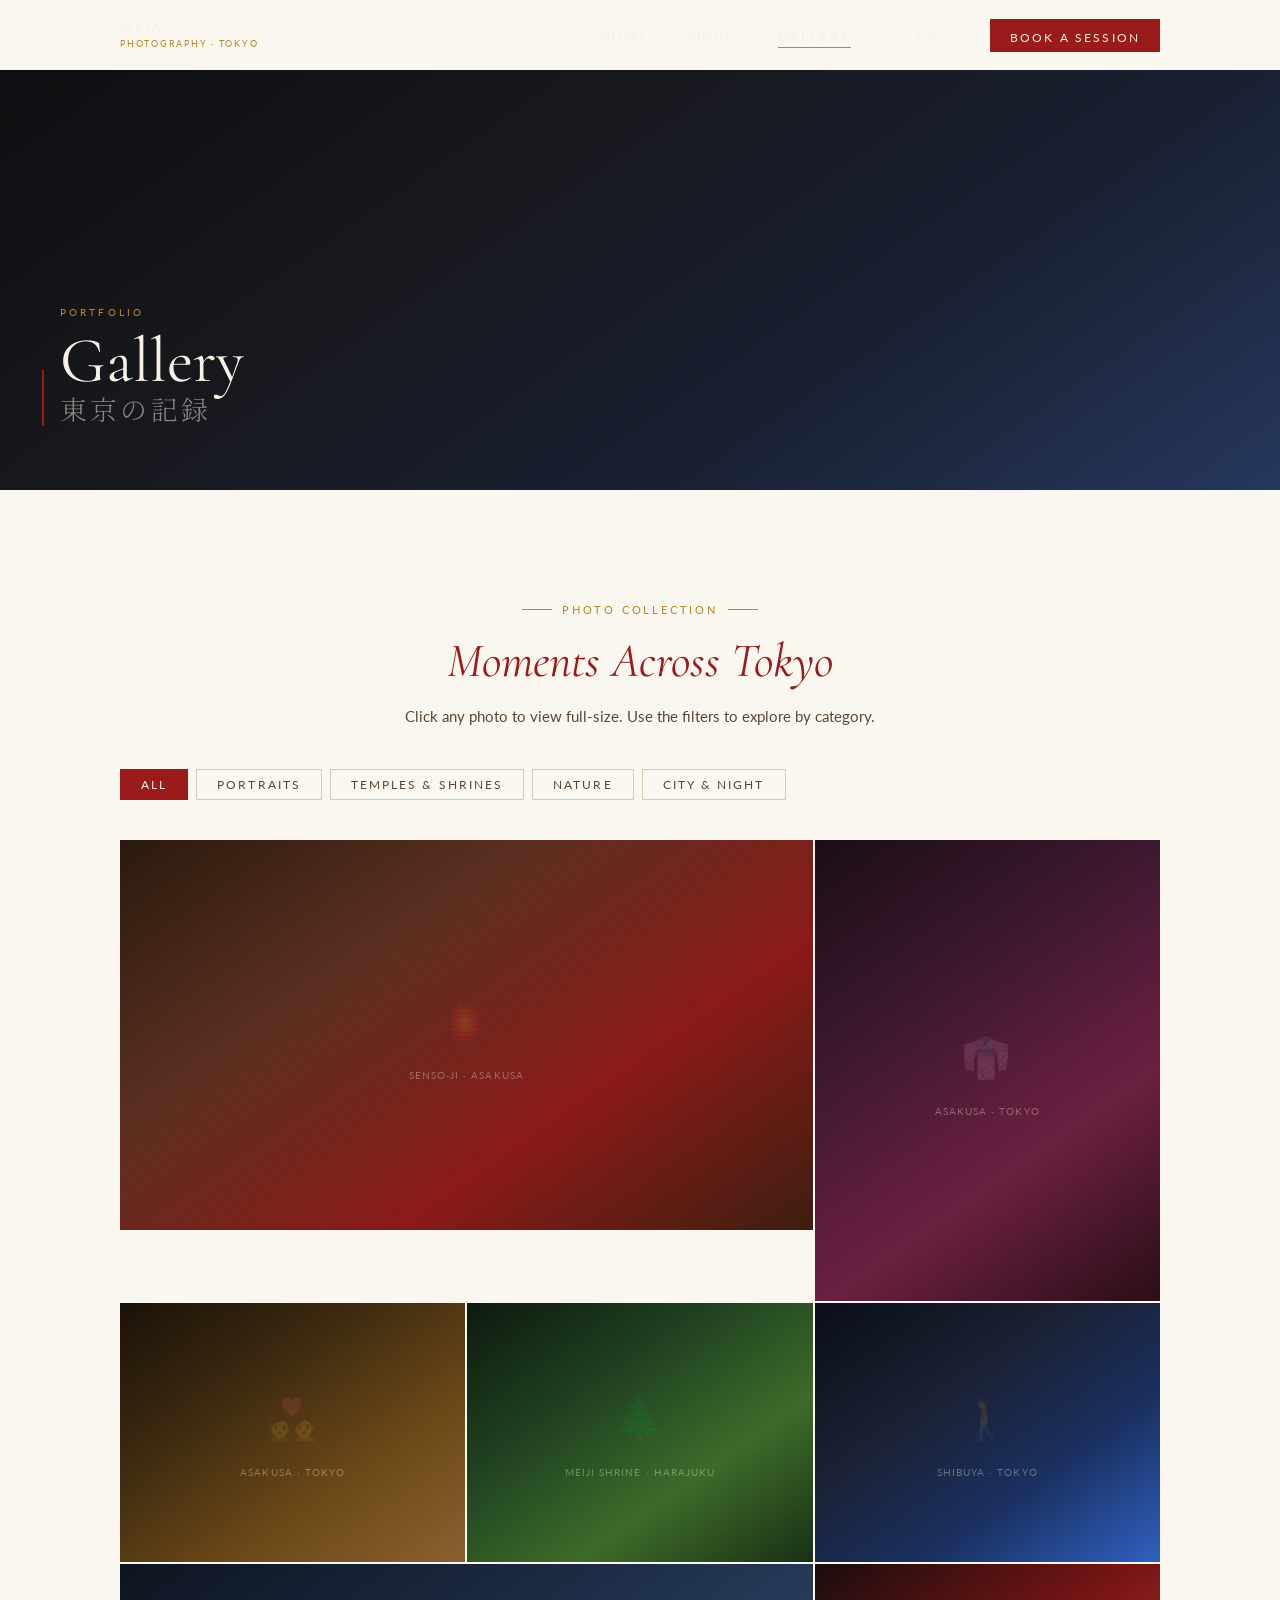
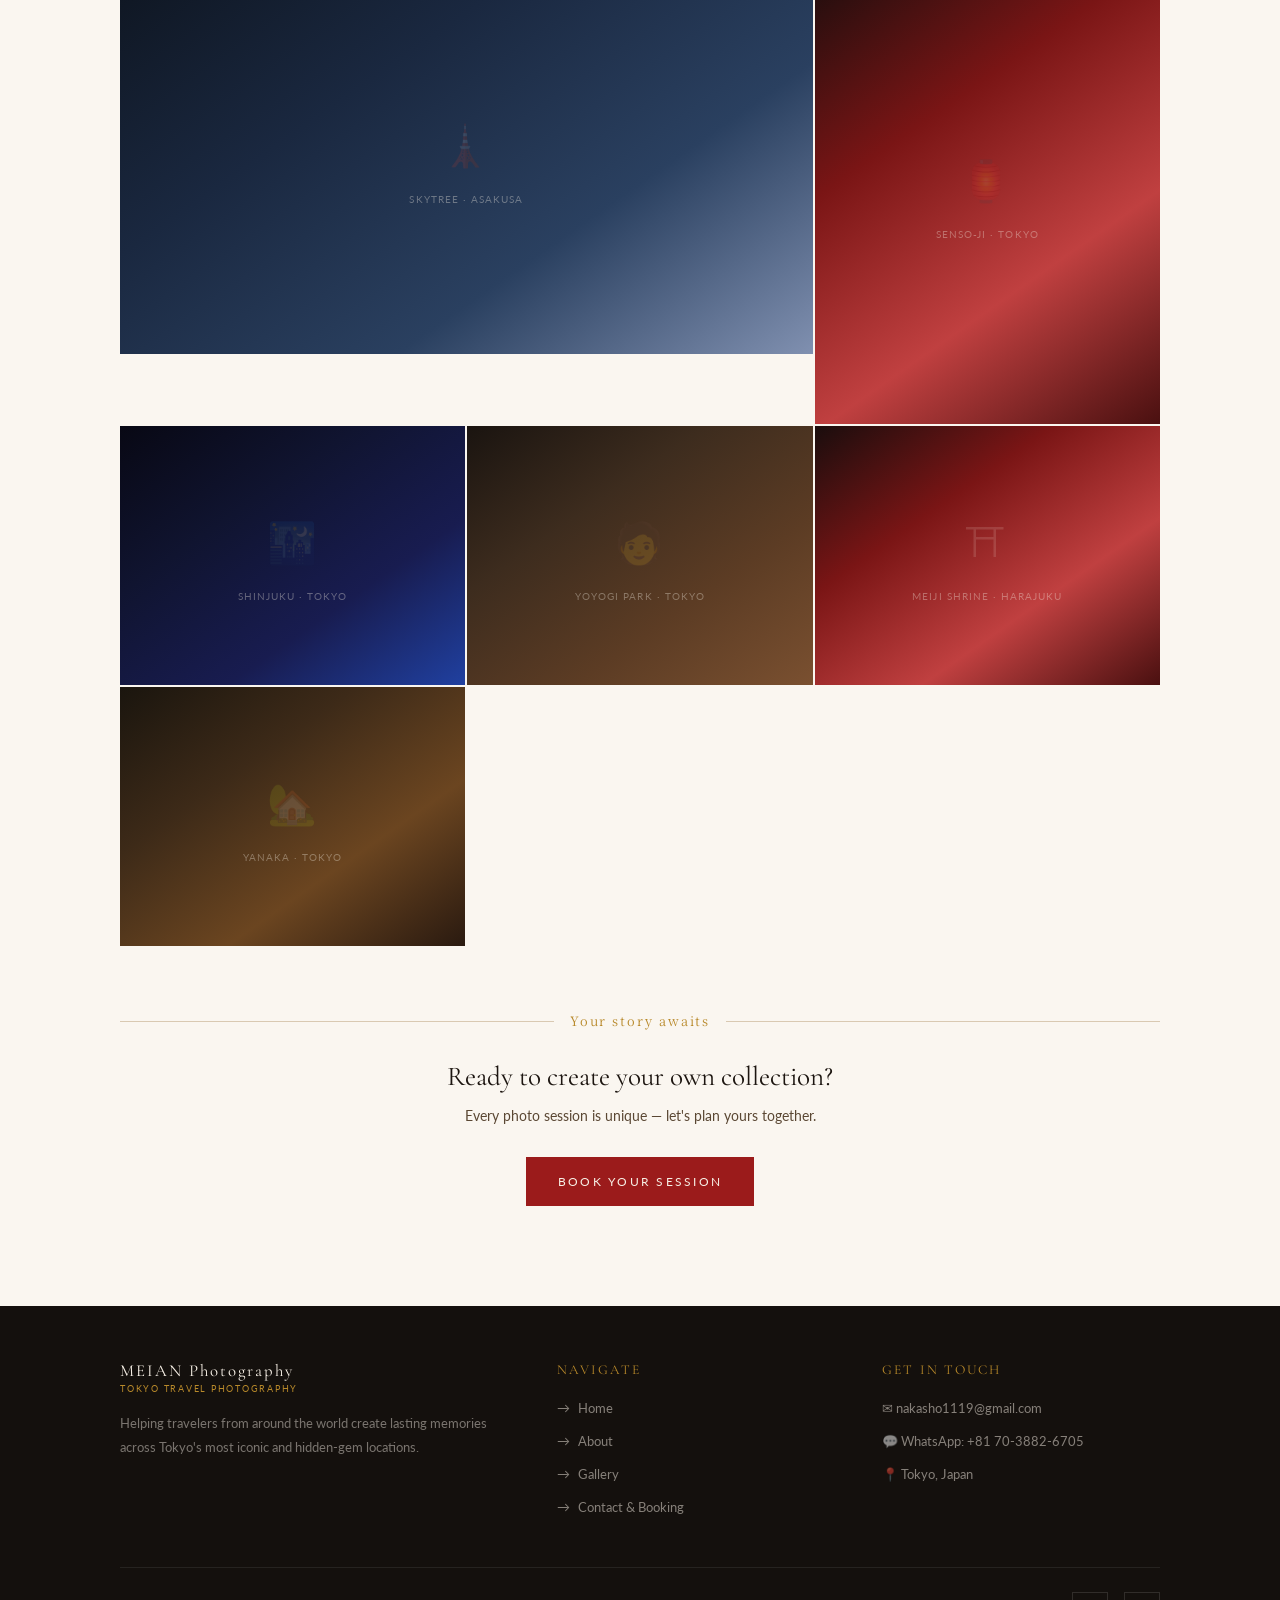
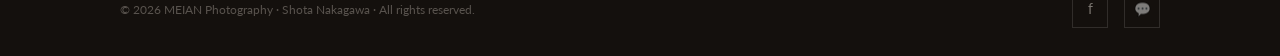
<file: gallery.html>
<!DOCTYPE html>
<html lang="en">
<head>
  <meta charset="UTF-8">
  <meta name="viewport" content="width=device-width, initial-scale=1.0">
  <title>Gallery — MEIAN Photography</title>
  <meta name="description" content="Browse Tokyo travel photography by Shota Nakagawa. Portraits, temples, and city nights across Tokyo.">
  <link rel="stylesheet" href="style.css">
</head>
<body>

  <!-- ══ NAVBAR ══ -->
  <nav class="navbar scrolled">
    <div class="nav-inner">
      <a href="index.html" class="nav-logo">
        
        <div class="logo-text">
          <span class="logo-en">MEIAN</span>
          <span class="logo-tagline">Photography · Tokyo</span>
        </div>
      </a>
      <ul class="nav-links">
        <li><a href="index.html"><span data-lang="en">Home</span><span data-lang="ja" hidden>ホーム</span></a></li>
        <li><a href="about.html"><span data-lang="en">About</span><span data-lang="ja" hidden>プロフィール</span></a></li>
        <li><a href="gallery.html"><span data-lang="en">Gallery</span><span data-lang="ja" hidden>ギャラリー</span></a></li>
        <li>
          <button class="lang-btn" onclick="toggleLang()">
            <span data-lang="en">日本語</span>
            <span data-lang="ja" hidden>English</span>
          </button>
        </li>
        <li><a href="contact.html" class="nav-cta">
          <span data-lang="en">Book a Session</span>
          <span data-lang="ja" hidden>撮影を予約する</span>
        </a></li>
      </ul>
      <button class="nav-burger" aria-label="Open menu">
        <span></span><span></span><span></span>
      </button>
    </div>
  </nav>

  <nav class="nav-mobile">
    <a href="index.html"><span data-lang="en">Home</span><span data-lang="ja" hidden>ホーム</span></a>
    <a href="about.html"><span data-lang="en">About</span><span data-lang="ja" hidden>プロフィール</span></a>
    <a href="gallery.html"><span data-lang="en">Gallery</span><span data-lang="ja" hidden>ギャラリー</span></a>
    <a href="contact.html"><span data-lang="en">Book a Session</span><span data-lang="ja" hidden>撮影を予約する</span></a>
    <a href="#" onclick="toggleLang(); return false;" style="color:var(--gold-l);">
      <span data-lang="en">🌐 日本語に切り替える</span>
      <span data-lang="ja" hidden>🌐 Switch to English</span>
    </a>
  </nav>

  <!-- ══ PAGE HERO ══ -->
  <section class="page-hero" style="margin-top:var(--nav-h);">
    <div class="page-hero-bg ph-tokyo" style="opacity:.5;"></div>
    <div class="page-hero-content">
      <p class="page-hero-label">
        <span data-lang="en">Portfolio</span>
        <span data-lang="ja" hidden>作品集</span>
      </p>
      <h1 class="page-hero-title">
        <span data-lang="en">Gallery<small>東京の記録</small></span>
        <span data-lang="ja" hidden>ギャラリー<small>Moments in Tokyo</small></span>
      </h1>
    </div>
  </section>

  <!-- ══ GALLERY ══ -->
  <section class="section">
    <div class="container">

      <div class="text-center fade-up" style="margin-bottom:40px;">
        <div class="section-label">
          <span data-lang="en">Photo Collection</span>
          <span data-lang="ja" hidden>フォトコレクション</span>
        </div>
        <h2 class="section-title">
          <span data-lang="en">Moments Across <span>Tokyo</span></span>
          <span data-lang="ja" hidden>東京の<span>瞬間たち</span></span>
        </h2>
        <p class="section-sub" data-lang="en">Click any photo to view full-size. Use the filters to explore by category.</p>
        <p class="section-sub" data-lang="ja" hidden>写真をクリックして拡大表示。フィルターでカテゴリを絞り込めます。</p>
      </div>

      <!-- Filter Buttons -->
      <div class="filter-bar fade-up delay-1">
        <button class="filter-btn active" data-cat="all">
          <span data-lang="en">All</span><span data-lang="ja" hidden>すべて</span>
        </button>
        <button class="filter-btn" data-cat="portrait">
          <span data-lang="en">Portraits</span><span data-lang="ja" hidden>ポートレート</span>
        </button>
        <button class="filter-btn" data-cat="temple">
          <span data-lang="en">Temples &amp; Shrines</span><span data-lang="ja" hidden>寺社仏閣</span>
        </button>
        <button class="filter-btn" data-cat="nature">
          <span data-lang="en">Nature</span><span data-lang="ja" hidden>自然</span>
        </button>
        <button class="filter-btn" data-cat="city">
          <span data-lang="en">City &amp; Night</span><span data-lang="ja" hidden>夜景・街</span>
        </button>
      </div>

      <!-- Gallery Grid -->
      <div class="gallery-grid fade-up delay-2">

        <div class="gallery-item wide" data-cat="temple"
             data-title="Senso-ji at Dawn, Asakusa" data-ph="ph-asakusa">
          <div class="gallery-photo ph-asakusa photo-wrap" style="height:100%;">
            <div class="photo-inner">
              <span class="photo-icon">🏮</span>
              <span style="font-size:.65rem;letter-spacing:.1em;">Senso-ji · Asakusa</span>
            </div>
          </div>
          <div class="gallery-overlay">
            <div class="gallery-cat"><span data-lang="en">Temple &amp; Shrine</span><span data-lang="ja" hidden>寺社仏閣</span></div>
            <div class="gallery-ttl"><span data-lang="en">Senso-ji at Dawn</span><span data-lang="ja" hidden>夜明けの浅草寺</span></div>
          </div>
          <div class="gallery-zoom">+</div>
        </div>

        <div class="gallery-item tall" data-cat="portrait"
             data-title="Kimono Portrait, Asakusa" data-ph="ph-kimono">
          <div class="gallery-photo ph-kimono photo-wrap" style="height:100%;">
            <div class="photo-inner">
              <span class="photo-icon">👘</span>
              <span style="font-size:.65rem;letter-spacing:.1em;">Asakusa · Tokyo</span>
            </div>
          </div>
          <div class="gallery-overlay">
            <div class="gallery-cat"><span data-lang="en">Portrait</span><span data-lang="ja" hidden>ポートレート</span></div>
            <div class="gallery-ttl"><span data-lang="en">Kimono Portrait, Asakusa</span><span data-lang="ja" hidden>浅草・着物ポートレート</span></div>
          </div>
          <div class="gallery-zoom">+</div>
        </div>


        <div class="gallery-item" data-cat="portrait"
             data-title="Couple at Senso-ji" data-ph="ph-couple">
          <div class="gallery-photo ph-couple photo-wrap" style="height:100%;">
            <div class="photo-inner">
              <span class="photo-icon">💑</span>
              <span style="font-size:.65rem;letter-spacing:.1em;">Asakusa · Tokyo</span>
            </div>
          </div>
          <div class="gallery-overlay">
            <div class="gallery-cat"><span data-lang="en">Portrait</span><span data-lang="ja" hidden>ポートレート</span></div>
            <div class="gallery-ttl"><span data-lang="en">Couple at Senso-ji</span><span data-lang="ja" hidden>浅草寺でのカップル</span></div>
          </div>
          <div class="gallery-zoom">+</div>
        </div>

        <div class="gallery-item" data-cat="nature"
             data-title="Meiji Shrine Forest, Harajuku" data-ph="ph-bamboo">
          <div class="gallery-photo ph-bamboo photo-wrap" style="height:100%;">
            <div class="photo-inner">
              <span class="photo-icon">🌲</span>
              <span style="font-size:.65rem;letter-spacing:.1em;">Meiji Shrine · Harajuku</span>
            </div>
          </div>
          <div class="gallery-overlay">
            <div class="gallery-cat"><span data-lang="en">Nature</span><span data-lang="ja" hidden>自然</span></div>
            <div class="gallery-ttl"><span data-lang="en">Meiji Shrine Forest</span><span data-lang="ja" hidden>明治神宮の杜</span></div>
          </div>
          <div class="gallery-zoom">+</div>
        </div>

        <div class="gallery-item" data-cat="city"
             data-title="Shibuya Scramble at Night" data-ph="ph-tokyo">
          <div class="gallery-photo ph-tokyo photo-wrap" style="height:100%;">
            <div class="photo-inner">
              <span class="photo-icon">🚶</span>
              <span style="font-size:.65rem;letter-spacing:.1em;">Shibuya · Tokyo</span>
            </div>
          </div>
          <div class="gallery-overlay">
            <div class="gallery-cat"><span data-lang="en">City &amp; Night</span><span data-lang="ja" hidden>夜景・街</span></div>
            <div class="gallery-ttl"><span data-lang="en">Shibuya Scramble at Night</span><span data-lang="ja" hidden>夜の渋谷スクランブル</span></div>
          </div>
          <div class="gallery-zoom">+</div>
        </div>

        <div class="gallery-item wide" data-cat="city"
             data-title="Tokyo Skytree at Sunrise" data-ph="ph-fuji">
          <div class="gallery-photo ph-fuji photo-wrap" style="height:100%;">
            <div class="photo-inner">
              <span class="photo-icon">🗼</span>
              <span style="font-size:.65rem;letter-spacing:.1em;">Skytree · Asakusa</span>
            </div>
          </div>
          <div class="gallery-overlay">
            <div class="gallery-cat"><span data-lang="en">City &amp; Night</span><span data-lang="ja" hidden>夜景・街</span></div>
            <div class="gallery-ttl"><span data-lang="en">Tokyo Skytree at Sunrise</span><span data-lang="ja" hidden>夜明けのスカイツリー</span></div>
          </div>
          <div class="gallery-zoom">+</div>
        </div>

        <div class="gallery-item tall" data-cat="temple"
             data-title="Lanterns of Senso-ji" data-ph="ph-asakusa">
          <div class="gallery-photo ph-fushimi photo-wrap" style="height:100%;">
            <div class="photo-inner">
              <span class="photo-icon">🏮</span>
              <span style="font-size:.65rem;letter-spacing:.1em;">Senso-ji · Tokyo</span>
            </div>
          </div>
          <div class="gallery-overlay">
            <div class="gallery-cat"><span data-lang="en">Temple &amp; Shrine</span><span data-lang="ja" hidden>寺社仏閣</span></div>
            <div class="gallery-ttl"><span data-lang="en">Lanterns of Senso-ji</span><span data-lang="ja" hidden>浅草寺の提灯</span></div>
          </div>
          <div class="gallery-zoom">+</div>
        </div>


        <div class="gallery-item" data-cat="city"
             data-title="Shinjuku After Rain" data-ph="ph-night">
          <div class="gallery-photo ph-night photo-wrap" style="height:100%;">
            <div class="photo-inner">
              <span class="photo-icon">🌃</span>
              <span style="font-size:.65rem;letter-spacing:.1em;">Shinjuku · Tokyo</span>
            </div>
          </div>
          <div class="gallery-overlay">
            <div class="gallery-cat"><span data-lang="en">City &amp; Night</span><span data-lang="ja" hidden>夜景・街</span></div>
            <div class="gallery-ttl"><span data-lang="en">Shinjuku After Rain</span><span data-lang="ja" hidden>雨上がりの新宿</span></div>
          </div>
          <div class="gallery-zoom">+</div>
        </div>

        <div class="gallery-item" data-cat="portrait"
             data-title="Solo Portrait, Yoyogi Park" data-ph="ph-portrait">
          <div class="gallery-photo ph-portrait photo-wrap" style="height:100%;">
            <div class="photo-inner">
              <span class="photo-icon">🧑</span>
              <span style="font-size:.65rem;letter-spacing:.1em;">Yoyogi Park · Tokyo</span>
            </div>
          </div>
          <div class="gallery-overlay">
            <div class="gallery-cat"><span data-lang="en">Portrait</span><span data-lang="ja" hidden>ポートレート</span></div>
            <div class="gallery-ttl"><span data-lang="en">Solo Portrait, Yoyogi Park</span><span data-lang="ja" hidden>代々木公園でのソロポートレート</span></div>
          </div>
          <div class="gallery-zoom">+</div>
        </div>

        <div class="gallery-item" data-cat="temple"
             data-title="Meiji Shrine Torii, Harajuku" data-ph="ph-fushimi">
          <div class="gallery-photo ph-fushimi photo-wrap" style="height:100%;">
            <div class="photo-inner">
              <span class="photo-icon">⛩</span>
              <span style="font-size:.65rem;letter-spacing:.1em;">Meiji Shrine · Harajuku</span>
            </div>
          </div>
          <div class="gallery-overlay">
            <div class="gallery-cat"><span data-lang="en">Temple &amp; Shrine</span><span data-lang="ja" hidden>寺社仏閣</span></div>
            <div class="gallery-ttl"><span data-lang="en">Meiji Shrine Torii</span><span data-lang="ja" hidden>明治神宮の鳥居</span></div>
          </div>
          <div class="gallery-zoom">+</div>
        </div>

        <div class="gallery-item" data-cat="nature"
             data-title="Yanaka Old Street, Tokyo" data-ph="ph-street">
          <div class="gallery-photo ph-street photo-wrap" style="height:100%;">
            <div class="photo-inner">
              <span class="photo-icon">🏡</span>
              <span style="font-size:.65rem;letter-spacing:.1em;">Yanaka · Tokyo</span>
            </div>
          </div>
          <div class="gallery-overlay">
            <div class="gallery-cat"><span data-lang="en">Nature</span><span data-lang="ja" hidden>自然</span></div>
            <div class="gallery-ttl"><span data-lang="en">Yanaka Old Street</span><span data-lang="ja" hidden>谷中の下町通り</span></div>
          </div>
          <div class="gallery-zoom">+</div>
        </div>

      </div>

      <div class="text-center" style="margin-top:64px;">
        <div class="jp-divider"><span data-lang="en">Your story awaits</span><span data-lang="ja" hidden>あなたの物語を</span></div>
        <h3 style="font-family:var(--ff-head);font-size:1.7rem;margin:16px 0 10px;">
          <span data-lang="en">Ready to create your own collection?</span>
          <span data-lang="ja" hidden>あなただけの作品集を作りませんか？</span>
        </h3>
        <p style="font-size:.9rem;color:var(--text-mid);margin-bottom:28px;" data-lang="en">
          Every photo session is unique — let's plan yours together.
        </p>
        <p style="font-size:.9rem;color:var(--text-mid);margin-bottom:28px;" data-lang="ja" hidden>
          すべての撮影セッションはあなただけのもの——一緒に計画しましょう。
        </p>
        <a href="contact.html" class="btn btn-primary">
          <span data-lang="en">Book Your Session</span>
          <span data-lang="ja" hidden>撮影を予約する</span>
        </a>
      </div>

    </div>
  </section>

  <!-- ══ LIGHTBOX ══ -->
  <div class="lightbox" role="dialog" aria-modal="true" aria-label="Photo viewer">
    <div class="lightbox-inner">
      <button class="lb-close" aria-label="Close">✕</button>
      <button class="lb-nav lb-prev" aria-label="Previous">‹</button>
      <button class="lb-nav lb-next" aria-label="Next">›</button>
      <div class="lightbox-photo">
        <div class="lb-photo-inner photo-inner" style="height:60vh;width:100%;"></div>
      </div>
      <div class="lightbox-caption">
        <div class="cat"></div>
        <div class="ttl"></div>
      </div>
    </div>
  </div>

  <!-- ══ FOOTER ══ -->
  <footer class="footer">
    <div class="container">
      <div class="footer-grid">
        <div class="footer-brand">
          <div class="nav-logo" style="margin-bottom:16px;">
            
            <div class="logo-text">
              <span class="logo-en">MEIAN Photography</span>
              <span class="logo-tagline">Tokyo Travel Photography</span>
            </div>
          </div>
          <p data-lang="en">Helping travelers from around the world create lasting memories across Tokyo's most iconic and hidden-gem locations.</p>
          <p data-lang="ja" hidden>世界中の旅行者が東京の名所や穴場で、一生残る思い出を作れるよう、サポートしています。</p>
        </div>
        <div class="footer-col">
          <h4><span data-lang="en">Navigate</span><span data-lang="ja" hidden>ページ</span></h4>
          <ul>
            <li><a href="index.html">→ <span data-lang="en">Home</span><span data-lang="ja" hidden>ホーム</span></a></li>
            <li><a href="about.html">→ <span data-lang="en">About</span><span data-lang="ja" hidden>プロフィール</span></a></li>
            <li><a href="gallery.html">→ <span data-lang="en">Gallery</span><span data-lang="ja" hidden>ギャラリー</span></a></li>
            <li><a href="contact.html">→ <span data-lang="en">Contact &amp; Booking</span><span data-lang="ja" hidden>予約・お問い合わせ</span></a></li>
          </ul>
        </div>
        <div class="footer-col">
          <h4><span data-lang="en">Get In Touch</span><span data-lang="ja" hidden>お問い合わせ</span></h4>
          <ul>
            <li><a href="mailto:nakasho1119@gmail.com">✉ nakasho1119@gmail.com</a></li>
            <li><a href="https://wa.me/817038826705">💬 WhatsApp: +81 70-3882-6705</a></li>
            <li><a href="#">📍 Tokyo, Japan</a></li>
          </ul>
        </div>
      </div>
      <div class="footer-bar">
        <span>© 2026 MEIAN Photography · Shota Nakagawa · All rights reserved.</span>
        <div class="social-links">
          <a href="#" aria-label="Facebook">f</a>
          <a href="https://wa.me/817038826705" aria-label="WhatsApp">💬</a>
        </div>
      </div>
    </div>
  </footer>

  <script src="main.js"></script>
</body>
</html>
</file>
<file: style.css>
/* ============================================
   HIKARI Photography — Main Stylesheet
   ============================================ */
@import url('https://fonts.googleapis.com/css2?family=Cormorant+Garamond:ital,wght@0,300;0,400;0,600;1,300;1,400&family=Noto+Serif+JP:wght@300;400;500&family=Lato:wght@300;400;700&display=swap');

/* ── Variables ── */
:root {
  --bg:          #faf6f0;
  --bg-section:  #f0e9de;
  --bg-dark:     #14100d;
  --bg-panel:    #1e1611;
  --accent:      #9b1b1b;
  --accent-h:    #c02020;
  --gold:        #b8892a;
  --gold-l:      #d4aa50;
  --matcha:      #3d6b4f;
  --text:        #1c1510;
  --text-mid:    #5a4733;
  --text-light:  #f7f0e6;
  --border:      #d9c9b2;
  --shadow:      rgba(28,21,16,.14);

  --ff-head: 'Cormorant Garamond','Noto Serif JP', Georgia, serif;
  --ff-jp:   'Noto Serif JP', serif;
  --ff-body: 'Lato','Noto Serif JP', sans-serif;

  --nav-h: 70px;
  --max-w: 1160px;
  --tr: .35s cubic-bezier(.4,0,.2,1);
}

/* ── Reset ── */
*, *::before, *::after { box-sizing: border-box; margin: 0; padding: 0; }
html { scroll-behavior: smooth; }
body {
  font-family: var(--ff-body);
  color: var(--text);
  background: var(--bg);
  line-height: 1.75;
  overflow-x: hidden;
}
img { max-width: 100%; height: auto; display: block; }
a   { text-decoration: none; color: inherit; }
ul  { list-style: none; }

/* ── Typography ── */
h1,h2,h3,h4 { font-family: var(--ff-head); font-weight: 400; line-height: 1.2; }
.jp { font-family: var(--ff-jp); }

/* ── Utilities ── */
.container {
  max-width: var(--max-w);
  margin-inline: auto;
  padding-inline: clamp(20px, 5vw, 60px);
}
.section { padding: clamp(64px, 10vw, 100px) 0; }
.section-dark { background: var(--bg-dark); color: var(--text-light); }
.section-mid  { background: var(--bg-section); }
.text-center  { text-align: center; }

/* ── Section Header ── */
.section-label {
  display: inline-flex;
  align-items: center;
  gap: 10px;
  font-size: .7rem;
  letter-spacing: .25em;
  text-transform: uppercase;
  color: var(--gold);
  margin-bottom: 14px;
}
.section-label::before,
.section-label::after {
  content: '';
  display: block;
  width: 30px;
  height: 1px;
  background: var(--gold);
}
.section-title {
  font-size: clamp(1.9rem, 4vw, 3rem);
  color: inherit;
  margin-bottom: 10px;
}
.section-title span { color: var(--accent); font-style: italic; }
.section-sub {
  font-size: .95rem;
  color: var(--text-mid);
  max-width: 520px;
  margin-inline: auto;
  margin-top: 12px;
}
.section-dark .section-sub { color: rgba(247,240,230,.6); }

/* ── Japanese Divider ── */
.jp-divider {
  display: flex;
  align-items: center;
  gap: 16px;
  margin: 28px 0;
}
.jp-divider::before,
.jp-divider::after {
  content: '';
  flex: 1;
  height: 1px;
  background: var(--border);
}
.jp-divider span {
  font-family: var(--ff-jp);
  font-size: .8rem;
  color: var(--gold);
  letter-spacing: .15em;
}

/* ── Navbar ── */
.navbar {
  position: fixed;
  top: 0; left: 0; right: 0;
  z-index: 1000;
  height: var(--nav-h);
  transition: background var(--tr), box-shadow var(--tr);
}
.navbar.scrolled {
  background: rgba(20,16,13,.95);
  backdrop-filter: blur(12px);
  box-shadow: 0 2px 24px rgba(0,0,0,.35);
}
.nav-inner {
  height: 100%;
  max-width: var(--max-w);
  margin-inline: auto;
  padding-inline: clamp(20px,5vw,60px);
  display: flex;
  align-items: center;
  justify-content: space-between;
}
.nav-logo {
  display: flex;
  align-items: center;
  gap: 10px;
  color: var(--text-light);
}
.logo-kanji {
  font-family: var(--ff-jp);
  font-size: 1.65rem;
  color: var(--gold);
  line-height: 1;
}
.logo-text {
  display: flex;
  flex-direction: column;
  gap: 0;
}
.logo-en {
  font-family: var(--ff-head);
  font-size: .95rem;
  letter-spacing: .12em;
  line-height: 1.1;
  color: var(--text-light);
}
.logo-tagline {
  font-size: .55rem;
  letter-spacing: .2em;
  text-transform: uppercase;
  color: var(--gold);
}
.nav-links {
  display: flex;
  align-items: center;
  gap: 36px;
}
.nav-links a {
  font-size: .8rem;
  letter-spacing: .18em;
  text-transform: uppercase;
  color: rgba(247,240,230,.75);
  transition: color var(--tr);
  position: relative;
  padding-bottom: 4px;
}
.nav-links a::after {
  content: '';
  position: absolute;
  bottom: 0; left: 0;
  width: 0; height: 1px;
  background: var(--gold);
  transition: width var(--tr);
}
.nav-links a:hover, .nav-links a.active { color: var(--text-light); }
.nav-links a:hover::after, .nav-links a.active::after { width: 100%; }
.nav-cta {
  display: flex;
  align-items: center;
  gap: 6px;
  background: var(--accent);
  color: var(--text-light) !important;
  padding: 8px 20px;
  font-size: .75rem !important;
  letter-spacing: .15em;
  transition: background var(--tr) !important;
}
.nav-cta::after { display: none !important; }
.nav-cta:hover { background: var(--accent-h) !important; }

.nav-burger {
  display: none;
  flex-direction: column;
  gap: 5px;
  background: none;
  border: none;
  cursor: pointer;
  padding: 4px;
}
.nav-burger span {
  display: block;
  width: 24px;
  height: 1.5px;
  background: var(--text-light);
  transition: transform var(--tr), opacity var(--tr);
}
.nav-burger.open span:nth-child(1) { transform: translateY(6.5px) rotate(45deg); }
.nav-burger.open span:nth-child(2) { opacity: 0; }
.nav-burger.open span:nth-child(3) { transform: translateY(-6.5px) rotate(-45deg); }

/* Mobile nav */
.nav-mobile {
  display: none;
  position: fixed;
  top: var(--nav-h); left: 0; right: 0;
  background: rgba(20,16,13,.97);
  backdrop-filter: blur(16px);
  z-index: 999;
  flex-direction: column;
  padding: 20px 0 30px;
}
.nav-mobile.open { display: flex; }
.nav-mobile a {
  color: rgba(247,240,230,.8);
  font-size: .85rem;
  letter-spacing: .2em;
  text-transform: uppercase;
  padding: 14px clamp(20px,5vw,60px);
  border-bottom: 1px solid rgba(255,255,255,.06);
  transition: color var(--tr), padding-left var(--tr);
}
.nav-mobile a:hover, .nav-mobile a.active {
  color: var(--gold);
  padding-left: calc(clamp(20px,5vw,60px) + 12px);
}

/* ── Buttons ── */
.btn {
  display: inline-flex;
  align-items: center;
  gap: 8px;
  font-family: var(--ff-body);
  font-size: .78rem;
  letter-spacing: .18em;
  text-transform: uppercase;
  padding: 14px 32px;
  cursor: pointer;
  transition: all var(--tr);
  border: none;
}
.btn-primary {
  background: var(--accent);
  color: var(--text-light);
}
.btn-primary:hover { background: var(--accent-h); transform: translateY(-2px); }
.btn-outline {
  background: transparent;
  border: 1px solid var(--text-light);
  color: var(--text-light);
}
.btn-outline:hover { background: var(--text-light); color: var(--bg-dark); }
.btn-gold {
  background: var(--gold);
  color: var(--bg-dark);
}
.btn-gold:hover { background: var(--gold-l); transform: translateY(-2px); }
.btn-dark {
  background: var(--bg-dark);
  color: var(--text-light);
}
.btn-dark:hover { background: var(--bg-panel); }

/* ── Page Hero (sub-pages) ── */
.page-hero {
  position: relative;
  height: clamp(260px, 40vw, 420px);
  display: flex;
  align-items: flex-end;
  overflow: hidden;
  background: var(--bg-dark);
}
.page-hero-bg {
  position: absolute;
  inset: 0;
  background-size: cover;
  background-position: center;
  opacity: .45;
  filter: grayscale(.2);
  transition: transform 8s ease;
}
.page-hero:hover .page-hero-bg { transform: scale(1.04); }
.page-hero-content {
  position: relative;
  z-index: 1;
  padding: 0 clamp(20px,5vw,60px) clamp(36px,6vw,64px);
  max-width: calc(var(--max-w) + clamp(40px,10vw,120px));
  width: 100%;
}
.page-hero-label {
  font-size: .65rem;
  letter-spacing: .3em;
  text-transform: uppercase;
  color: var(--gold);
  margin-bottom: 8px;
}
.page-hero-title {
  font-size: clamp(2.2rem, 5.5vw, 4rem);
  color: var(--text-light);
  line-height: 1;
}
.page-hero-title small {
  display: block;
  font-size: .42em;
  letter-spacing: .12em;
  color: rgba(247,240,230,.5);
  font-style: normal;
  font-weight: 300;
  margin-top: 6px;
}
/* vertical accent line */
.page-hero::before {
  content: '';
  position: absolute;
  left: clamp(14px,3.5vw,42px);
  bottom: clamp(36px,6vw,64px);
  width: 2px;
  height: 56px;
  background: var(--accent);
  z-index: 2;
}

/* ── Photo Placeholder ── */
.photo-wrap {
  position: relative;
  overflow: hidden;
  background: var(--bg-dark);
}
.photo-inner {
  width: 100%;
  height: 100%;
  display: flex;
  align-items: center;
  justify-content: center;
  flex-direction: column;
  gap: 10px;
  color: rgba(247,240,230,.35);
  font-size: .7rem;
  letter-spacing: .15em;
  text-transform: uppercase;
}
.photo-inner .photo-icon { font-size: 2.5rem; opacity: .4; }

/* ── Footer ── */
.footer {
  background: var(--bg-dark);
  color: rgba(247,240,230,.55);
  padding: 56px 0 28px;
}
.footer-grid {
  display: grid;
  grid-template-columns: 1.4fr 1fr 1fr;
  gap: 48px;
  margin-bottom: 48px;
}
.footer-brand .logo-kanji { font-size: 2rem; }
.footer-brand .logo-en { color: var(--text-light); font-size: 1.05rem; }
.footer-brand p {
  margin-top: 14px;
  font-size: .82rem;
  line-height: 1.8;
  color: rgba(247,240,230,.45);
}
.footer-col h4 {
  font-family: var(--ff-head);
  font-size: .85rem;
  letter-spacing: .15em;
  text-transform: uppercase;
  color: var(--gold);
  margin-bottom: 18px;
}
.footer-col ul { display: flex; flex-direction: column; gap: 10px; }
.footer-col a {
  font-size: .82rem;
  color: rgba(247,240,230,.5);
  transition: color var(--tr);
  display: flex;
  align-items: center;
  gap: 8px;
}
.footer-col a:hover { color: var(--gold); }
.footer-bar {
  border-top: 1px solid rgba(255,255,255,.08);
  padding-top: 24px;
  display: flex;
  align-items: center;
  justify-content: space-between;
  flex-wrap: wrap;
  gap: 12px;
  font-size: .72rem;
  color: rgba(247,240,230,.3);
}
.social-links { display: flex; gap: 16px; }
.social-links a {
  width: 36px; height: 36px;
  border: 1px solid rgba(255,255,255,.12);
  display: flex; align-items: center; justify-content: center;
  font-size: .85rem;
  color: rgba(247,240,230,.45);
  transition: all var(--tr);
}
.social-links a:hover { border-color: var(--gold); color: var(--gold); }

/* ── Fade-in Animation ── */
.fade-up {
  opacity: 0;
  transform: translateY(32px);
  transition: opacity .65s var(--tr), transform .65s var(--tr);
}
.fade-up.visible { opacity: 1; transform: translateY(0); }
.fade-up.delay-1 { transition-delay: .1s; }
.fade-up.delay-2 { transition-delay: .2s; }
.fade-up.delay-3 { transition-delay: .3s; }
.fade-up.delay-4 { transition-delay: .4s; }

/* ── Language toggle button ── */
.lang-btn {
  font-family: var(--ff-jp);
  font-size: .72rem;
  letter-spacing: .08em;
  background: transparent;
  border: 1px solid rgba(255,255,255,.22);
  color: rgba(247,240,230,.6);
  padding: 5px 13px;
  cursor: pointer;
  transition: all var(--tr);
  flex-shrink: 0;
}
.lang-btn:hover { border-color: var(--gold); color: var(--gold); }

/* ── Sakura decoration ── */
.sakura-corner {
  position: absolute;
  pointer-events: none;
  opacity: .06;
  font-size: 120px;
  line-height: 1;
  z-index: 0;
  user-select: none;
}

/* ════════════════════════════════════
   HOME PAGE
   ════════════════════════════════════ */

/* Hero */
.hero {
  position: relative;
  height: 100vh;
  min-height: 620px;
  display: flex;
  align-items: center;
  overflow: hidden;
  background: var(--bg-dark);
}
.hero-bg {
  position: absolute;
  inset: 0;
  background: linear-gradient(
    135deg,
    #0a0806 0%,
    #1a120e 30%,
    #2a1810 60%,
    #140c0a 100%
  );
}
/* Stylized torii silhouette using pseudo-elements */
.hero-pattern {
  position: absolute;
  inset: 0;
  background-image:
    radial-gradient(ellipse 80% 50% at 70% 60%, rgba(155,27,27,.18) 0%, transparent 60%),
    radial-gradient(ellipse 40% 80% at 30% 40%, rgba(184,137,42,.08) 0%, transparent 60%);
}
.hero-grid {
  position: absolute;
  inset: 0;
  background-image:
    linear-gradient(rgba(184,137,42,.05) 1px, transparent 1px),
    linear-gradient(90deg, rgba(184,137,42,.05) 1px, transparent 1px);
  background-size: 64px 64px;
}
.hero-content {
  position: relative;
  z-index: 2;
  max-width: var(--max-w);
  margin-inline: auto;
  padding-inline: clamp(20px,5vw,60px);
  padding-top: var(--nav-h);
  width: 100%;
}
.hero-eyebrow {
  display: flex;
  align-items: center;
  gap: 14px;
  font-size: .68rem;
  letter-spacing: .3em;
  text-transform: uppercase;
  color: var(--gold);
  margin-bottom: 20px;
}
.hero-eyebrow span { width: 40px; height: 1px; background: var(--gold); }
.hero-title {
  font-size: clamp(3rem, 7.5vw, 6.5rem);
  color: var(--text-light);
  line-height: 1.0;
  margin-bottom: 12px;
}
.hero-title em {
  font-style: italic;
  color: var(--gold);
  display: block;
}
.hero-jp {
  font-family: var(--ff-jp);
  font-size: clamp(1.1rem, 2.5vw, 1.6rem);
  color: rgba(247,240,230,.35);
  letter-spacing: .2em;
  margin-bottom: 28px;
  font-weight: 300;
}
.hero-desc {
  max-width: 480px;
  font-size: clamp(.9rem, 1.6vw, 1.02rem);
  color: rgba(247,240,230,.65);
  line-height: 1.85;
  margin-bottom: 40px;
}
.hero-btns { display: flex; gap: 16px; flex-wrap: wrap; }
.hero-scroll {
  position: absolute;
  bottom: 32px;
  left: 50%;
  transform: translateX(-50%);
  z-index: 2;
  display: flex;
  flex-direction: column;
  align-items: center;
  gap: 8px;
  color: rgba(247,240,230,.35);
  font-size: .6rem;
  letter-spacing: .25em;
  text-transform: uppercase;
}
.hero-scroll-line {
  width: 1px;
  height: 48px;
  background: linear-gradient(to bottom, var(--gold), transparent);
  animation: scrollPulse 2s ease-in-out infinite;
}
@keyframes scrollPulse {
  0%,100% { opacity: .3; }
  50%      { opacity: 1; }
}

/* Vertical text decoration */
.hero-vert {
  position: absolute;
  right: clamp(16px,4vw,48px);
  top: 50%;
  transform: translateY(-50%);
  writing-mode: vertical-rl;
  font-family: var(--ff-jp);
  font-size: .75rem;
  letter-spacing: .35em;
  color: rgba(184,137,42,.3);
  z-index: 2;
  user-select: none;
}

/* Services */
.services-grid {
  display: grid;
  grid-template-columns: repeat(3, 1fr);
  gap: 1px;
  background: var(--border);
  border: 1px solid var(--border);
  margin-top: 48px;
}
.service-card {
  background: var(--bg);
  padding: 40px 32px;
  transition: background var(--tr);
  position: relative;
  overflow: hidden;
}
.service-card::before {
  content: '';
  position: absolute;
  top: 0; left: 0;
  width: 3px;
  height: 0;
  background: var(--accent);
  transition: height var(--tr);
}
.service-card:hover::before { height: 100%; }
.service-card:hover { background: var(--bg-section); }
.service-icon {
  font-size: 2rem;
  margin-bottom: 18px;
  display: block;
}
.service-num {
  font-family: var(--ff-head);
  font-size: .7rem;
  letter-spacing: .2em;
  color: var(--gold);
  margin-bottom: 10px;
}
.service-card h3 {
  font-size: 1.35rem;
  margin-bottom: 6px;
}
.service-card .jp-sub {
  font-family: var(--ff-jp);
  font-size: .78rem;
  color: var(--gold);
  margin-bottom: 14px;
  display: block;
}
.service-card p { font-size: .88rem; color: var(--text-mid); line-height: 1.8; }

/* Featured photos strip */
.photo-strip {
  display: grid;
  grid-template-columns: repeat(4, 1fr);
  height: 380px;
  overflow: hidden;
}
.strip-item {
  position: relative;
  overflow: hidden;
  cursor: pointer;
}
.strip-photo {
  width: 100%;
  height: 100%;
  transition: transform .6s ease;
}
.strip-item:hover .strip-photo { transform: scale(1.06); }
.strip-caption {
  position: absolute;
  inset: 0;
  background: linear-gradient(to top, rgba(14,10,8,.8) 0%, transparent 55%);
  display: flex;
  flex-direction: column;
  justify-content: flex-end;
  padding: 20px;
  opacity: 0;
  transition: opacity var(--tr);
}
.strip-item:hover .strip-caption { opacity: 1; }
.strip-caption span {
  font-size: .7rem;
  letter-spacing: .15em;
  text-transform: uppercase;
  color: var(--gold);
}
.strip-caption p { font-size: .82rem; color: var(--text-light); margin-top: 2px; }

/* Gradient photo placeholders */
.ph-asakusa   { background: linear-gradient(145deg,#2a1a0e,#5c3020,#8b1a1a,#3d1f0f); }
.ph-fushimi   { background: linear-gradient(145deg,#1a0d0d,#7a1515,#c04040,#4a1010); }
.ph-bamboo    { background: linear-gradient(145deg,#0e1a0e,#1e4020,#3d6b2a,#1a3015); }
.ph-fuji      { background: linear-gradient(145deg,#0e1520,#1a2840,#2a4060,#8090b0); }
.ph-sakura    { background: linear-gradient(145deg,#2a1520,#5c2040,#c06080,#f0a0c0); }
.ph-street    { background: linear-gradient(145deg,#1a150e,#3d2a18,#6b4520,#2a1a10); }
.ph-tokyo     { background: linear-gradient(145deg,#0a0e1a,#1a2030,#1a3060,#3060c0); }
.ph-kimono    { background: linear-gradient(145deg,#1a0e15,#3d1830,#6b2040,#2a0e18); }
.ph-couple    { background: linear-gradient(145deg,#1a1208,#3d2a10,#6b4818,#8b6030); }
.ph-autumn    { background: linear-gradient(145deg,#1a0e08,#5c2808,#b05018,#d08030); }
.ph-night     { background: linear-gradient(145deg,#080814,#101430,#181c50,#2040a0); }
.ph-portrait  { background: linear-gradient(145deg,#1a1410,#3d2c1e,#5c3c24,#7a5030); }

/* Testimonials */
.testimonials-grid {
  display: grid;
  grid-template-columns: repeat(3,1fr);
  gap: 24px;
  margin-top: 48px;
}
.testimonial-card {
  background: rgba(255,255,255,.04);
  border: 1px solid rgba(255,255,255,.08);
  padding: 32px 28px;
  position: relative;
}
.testimonial-card::before {
  content: '\201C';
  position: absolute;
  top: 16px; left: 22px;
  font-family: var(--ff-head);
  font-size: 5rem;
  color: var(--gold);
  opacity: .15;
  line-height: 1;
}
.testimonial-text {
  font-size: .88rem;
  line-height: 1.85;
  color: rgba(247,240,230,.7);
  margin-bottom: 20px;
  position: relative;
}
.testimonial-author {
  display: flex;
  align-items: center;
  gap: 12px;
}
.author-avatar {
  width: 40px;
  height: 40px;
  border-radius: 50%;
  background: var(--accent);
  display: flex;
  align-items: center;
  justify-content: center;
  font-size: 1rem;
  color: var(--text-light);
  flex-shrink: 0;
}
.author-name { font-size: .82rem; color: var(--text-light); font-weight: 700; }
.author-from { font-size: .72rem; color: rgba(247,240,230,.4); }
.stars { color: var(--gold); font-size: .8rem; margin-bottom: 4px; }

/* CTA Banner */
.cta-banner {
  background: linear-gradient(135deg, var(--accent) 0%, #6b1212 100%);
  padding: clamp(48px,8vw,80px) 0;
  position: relative;
  overflow: hidden;
}
.cta-banner::before {
  content: '光';
  position: absolute;
  right: 5%;
  top: 50%;
  transform: translateY(-50%);
  font-family: var(--ff-jp);
  font-size: clamp(140px,20vw,220px);
  color: rgba(255,255,255,.04);
  line-height: 1;
  user-select: none;
}
.cta-inner {
  position: relative;
  z-index: 1;
  display: flex;
  align-items: center;
  justify-content: space-between;
  gap: 32px;
  flex-wrap: wrap;
}
.cta-text h2 {
  font-size: clamp(1.6rem,3.5vw,2.6rem);
  color: var(--text-light);
  margin-bottom: 8px;
}
.cta-text p {
  color: rgba(247,240,230,.7);
  font-size: .9rem;
}

/* ════════════════════════════════════
   ABOUT PAGE
   ════════════════════════════════════ */
.about-intro {
  display: grid;
  grid-template-columns: 1fr 1fr;
  gap: clamp(32px,5vw,72px);
  align-items: center;
}
.about-photo {
  position: relative;
}
.about-photo-frame {
  width: 100%;
  padding-bottom: 125%;
  position: relative;
  overflow: hidden;
  background: var(--bg-dark);
}
.about-photo-frame::after {
  content: '';
  position: absolute;
  bottom: -14px; right: -14px;
  width: 70%;
  height: 70%;
  border: 2px solid var(--gold);
  z-index: -1;
}
.about-badge {
  position: absolute;
  bottom: -18px; left: -18px;
  background: var(--accent);
  color: var(--text-light);
  padding: 18px 22px;
  z-index: 2;
}
.badge-num {
  font-family: var(--ff-head);
  font-size: 2.4rem;
  line-height: 1;
  display: block;
}
.badge-txt { font-size: .65rem; letter-spacing: .15em; text-transform: uppercase; opacity: .8; }
.about-text h2 {
  font-size: clamp(1.8rem,3.5vw,2.8rem);
  margin-bottom: 6px;
}
.about-text .name-jp {
  font-family: var(--ff-jp);
  font-size: 1rem;
  color: var(--gold);
  margin-bottom: 20px;
  display: block;
}
.about-text p {
  font-size: .92rem;
  color: var(--text-mid);
  line-height: 1.9;
  margin-bottom: 16px;
}

/* Values */
.values-grid {
  display: grid;
  grid-template-columns: repeat(3,1fr);
  gap: 28px;
  margin-top: 48px;
}
.value-card {
  text-align: center;
  padding: 36px 24px;
  background: var(--bg);
  border: 1px solid var(--border);
  transition: border-color var(--tr), transform var(--tr);
}
.value-card:hover { border-color: var(--gold); transform: translateY(-4px); }
.value-kanji {
  font-family: var(--ff-jp);
  font-size: 2.8rem;
  color: var(--gold);
  display: block;
  margin-bottom: 12px;
}
.value-card h3 { font-size: 1.1rem; margin-bottom: 8px; }
.value-card p { font-size: .82rem; color: var(--text-mid); }

/* Locations */
.locations-grid {
  display: grid;
  grid-template-columns: repeat(2,1fr);
  gap: 20px;
  margin-top: 40px;
}
.location-card {
  display: flex;
  align-items: center;
  gap: 16px;
  padding: 20px 24px;
  border: 1px solid rgba(255,255,255,.08);
  background: rgba(255,255,255,.03);
  transition: background var(--tr);
}
.location-card:hover { background: rgba(255,255,255,.06); }
.location-icon { font-size: 1.8rem; flex-shrink: 0; }
.location-name { font-size: .92rem; color: var(--text-light); font-weight: 700; }
.location-desc { font-size: .78rem; color: rgba(247,240,230,.5); margin-top: 2px; }

/* Process */
.process-list {
  display: flex;
  flex-direction: column;
  gap: 0;
  margin-top: 40px;
  counter-reset: steps;
}
.process-step {
  display: flex;
  gap: 24px;
  padding: 28px 0;
  border-bottom: 1px solid var(--border);
  position: relative;
}
.process-step:last-child { border-bottom: none; }
.step-num {
  font-family: var(--ff-head);
  font-size: 2.5rem;
  color: var(--gold);
  opacity: .3;
  min-width: 50px;
  line-height: 1;
  user-select: none;
}
.step-body h4 { font-size: 1.1rem; margin-bottom: 6px; }
.step-body p { font-size: .85rem; color: var(--text-mid); }

/* ════════════════════════════════════
   GALLERY PAGE
   ════════════════════════════════════ */
.filter-bar {
  display: flex;
  align-items: center;
  gap: 8px;
  flex-wrap: wrap;
  margin-bottom: 40px;
}
.filter-btn {
  font-family: var(--ff-body);
  font-size: .72rem;
  letter-spacing: .18em;
  text-transform: uppercase;
  padding: 8px 20px;
  border: 1px solid var(--border);
  background: transparent;
  color: var(--text-mid);
  cursor: pointer;
  transition: all var(--tr);
}
.filter-btn:hover, .filter-btn.active {
  background: var(--accent);
  border-color: var(--accent);
  color: var(--text-light);
}

.gallery-grid {
  display: grid;
  grid-template-columns: repeat(3, 1fr);
  gap: 2px;
}
.gallery-item {
  position: relative;
  overflow: hidden;
  cursor: pointer;
  aspect-ratio: 4/3;
}
.gallery-item.tall { aspect-ratio: 3/4; }
.gallery-item.wide { grid-column: span 2; aspect-ratio: 16/9; }
.gallery-photo {
  width: 100%;
  height: 100%;
  transition: transform .55s ease;
}
.gallery-item:hover .gallery-photo { transform: scale(1.06); }
.gallery-overlay {
  position: absolute;
  inset: 0;
  background: linear-gradient(to top, rgba(14,10,8,.85) 0%, transparent 55%);
  opacity: 0;
  transition: opacity var(--tr);
  display: flex;
  flex-direction: column;
  justify-content: flex-end;
  padding: 24px;
}
.gallery-item:hover .gallery-overlay { opacity: 1; }
.gallery-cat {
  font-size: .65rem;
  letter-spacing: .2em;
  text-transform: uppercase;
  color: var(--gold);
  margin-bottom: 4px;
}
.gallery-ttl { font-size: .95rem; color: var(--text-light); font-family: var(--ff-head); }
.gallery-zoom {
  position: absolute;
  top: 16px; right: 16px;
  width: 36px; height: 36px;
  background: rgba(255,255,255,.15);
  backdrop-filter: blur(4px);
  display: flex;
  align-items: center;
  justify-content: center;
  color: white;
  font-size: 1.1rem;
  opacity: 0;
  transition: opacity var(--tr);
}
.gallery-item:hover .gallery-zoom { opacity: 1; }

/* Lightbox */
.lightbox {
  display: none;
  position: fixed;
  inset: 0;
  z-index: 9000;
  background: rgba(10,8,6,.95);
  backdrop-filter: blur(8px);
  align-items: center;
  justify-content: center;
}
.lightbox.open { display: flex; }
.lightbox-inner {
  position: relative;
  max-width: 900px;
  width: 90%;
  max-height: 90vh;
}
.lightbox-photo {
  width: 100%;
  max-height: 70vh;
  object-fit: contain;
  display: flex;
  align-items: center;
  justify-content: center;
}
.lightbox-caption {
  margin-top: 16px;
  text-align: center;
}
.lightbox-caption .cat { font-size: .68rem; letter-spacing: .2em; color: var(--gold); text-transform: uppercase; }
.lightbox-caption .ttl { font-family: var(--ff-head); font-size: 1.3rem; color: var(--text-light); }
.lb-close {
  position: absolute;
  top: -44px; right: 0;
  background: none;
  border: none;
  color: rgba(247,240,230,.6);
  font-size: 1.5rem;
  cursor: pointer;
  transition: color var(--tr);
  padding: 4px;
}
.lb-close:hover { color: var(--text-light); }
.lb-nav {
  position: absolute;
  top: 50%;
  transform: translateY(-50%);
  background: rgba(255,255,255,.1);
  border: none;
  color: var(--text-light);
  font-size: 1.3rem;
  width: 44px; height: 44px;
  display: flex;
  align-items: center;
  justify-content: center;
  cursor: pointer;
  transition: background var(--tr);
}
.lb-nav:hover { background: rgba(255,255,255,.2); }
.lb-prev { left: -56px; }
.lb-next { right: -56px; }

/* ════════════════════════════════════
   CONTACT PAGE
   ════════════════════════════════════ */
.contact-layout {
  display: grid;
  grid-template-columns: 1fr 1.4fr;
  gap: clamp(32px,5vw,72px);
  align-items: start;
}
.contact-info-block { position: sticky; top: calc(var(--nav-h) + 32px); }
.contact-info-block h2 {
  font-size: clamp(1.6rem,3vw,2.4rem);
  margin-bottom: 8px;
}
.contact-info-block .jp-sub {
  font-family: var(--ff-jp);
  font-size: .85rem;
  color: var(--gold);
  margin-bottom: 20px;
  display: block;
}
.contact-info-block p {
  font-size: .9rem;
  color: var(--text-mid);
  line-height: 1.85;
  margin-bottom: 32px;
}
.contact-details { display: flex; flex-direction: column; gap: 18px; }
.contact-detail {
  display: flex;
  align-items: center;
  gap: 16px;
  padding: 16px 20px;
  border: 1px solid var(--border);
  background: var(--bg-section);
  transition: border-color var(--tr);
}
.contact-detail:hover { border-color: var(--gold); }
.detail-icon {
  width: 40px; height: 40px;
  background: var(--accent);
  display: flex;
  align-items: center;
  justify-content: center;
  font-size: 1.05rem;
  flex-shrink: 0;
}
.detail-label { font-size: .68rem; letter-spacing: .12em; text-transform: uppercase; color: var(--text-mid); }
.detail-value { font-size: .88rem; color: var(--text); font-weight: 700; }

/* Form */
.contact-form {
  background: var(--bg-section);
  border: 1px solid var(--border);
  padding: clamp(28px,5vw,48px);
}
.form-row {
  display: grid;
  grid-template-columns: 1fr 1fr;
  gap: 16px;
}
.form-group {
  display: flex;
  flex-direction: column;
  gap: 6px;
  margin-bottom: 20px;
}
.form-group label {
  font-size: .72rem;
  letter-spacing: .14em;
  text-transform: uppercase;
  color: var(--text-mid);
}
.form-group label span { color: var(--accent); margin-left: 2px; }
.form-group input,
.form-group select,
.form-group textarea {
  font-family: var(--ff-body);
  font-size: .9rem;
  color: var(--text);
  background: var(--bg);
  border: 1px solid var(--border);
  padding: 12px 16px;
  outline: none;
  transition: border-color var(--tr);
  width: 100%;
  appearance: none;
}
.form-group input:focus,
.form-group select:focus,
.form-group textarea:focus {
  border-color: var(--gold);
}
.form-group textarea { resize: vertical; min-height: 120px; }
.form-check {
  display: flex;
  align-items: flex-start;
  gap: 10px;
  font-size: .82rem;
  color: var(--text-mid);
  margin-bottom: 24px;
}
.form-check input[type="checkbox"] { margin-top: 3px; accent-color: var(--accent); }
.form-note {
  font-size: .75rem;
  color: var(--text-mid);
  margin-top: 12px;
  text-align: center;
}
.form-success {
  display: none;
  text-align: center;
  padding: 40px 20px;
}
.form-success.show { display: block; }
.success-icon { font-size: 3rem; margin-bottom: 16px; }
.success-title {
  font-family: var(--ff-head);
  font-size: 1.8rem;
  margin-bottom: 8px;
}
.success-jp {
  font-family: var(--ff-jp);
  color: var(--gold);
  font-size: .9rem;
  margin-bottom: 14px;
}
.success-text { font-size: .88rem; color: var(--text-mid); }

/* Field error */
.field-error {
  font-size: .72rem;
  color: var(--accent);
  margin-top: 4px;
  display: none;
}
.form-group.error input,
.form-group.error textarea,
.form-group.error select { border-color: var(--accent); }
.form-group.error .field-error { display: block; }

/* ════════════════════════════════════
   RESPONSIVE
   ════════════════════════════════════ */
@media (max-width: 900px) {
  .nav-links { display: none; }
  .nav-burger { display: flex; }

  .services-grid { grid-template-columns: 1fr; gap: 1px; }
  .photo-strip { grid-template-columns: repeat(2,1fr); height: auto; }
  .photo-strip .strip-item { height: 200px; }
  .testimonials-grid { grid-template-columns: 1fr; }

  .about-intro { grid-template-columns: 1fr; }
  .about-photo { max-width: 400px; margin-inline: auto; }
  .values-grid { grid-template-columns: 1fr; }
  .locations-grid { grid-template-columns: 1fr; }

  .gallery-grid { grid-template-columns: repeat(2,1fr); }
  .gallery-item.wide { grid-column: span 1; aspect-ratio: 4/3; }

  .contact-layout { grid-template-columns: 1fr; }
  .contact-info-block { position: static; }

  .footer-grid { grid-template-columns: 1fr 1fr; }
  .footer-brand { grid-column: span 2; }

  .lb-prev { left: -40px; }
  .lb-next { right: -40px; }

  .cta-inner { flex-direction: column; text-align: center; }
}

@media (max-width: 600px) {
  .photo-strip { grid-template-columns: 1fr; }
  .gallery-grid { grid-template-columns: 1fr; }
  .gallery-item.tall, .gallery-item.wide { aspect-ratio: 4/3; grid-column: span 1; }
  .footer-grid { grid-template-columns: 1fr; }
  .footer-brand { grid-column: span 1; }
  .form-row { grid-template-columns: 1fr; }
  .lb-prev, .lb-next { display: none; }
}
</file>
